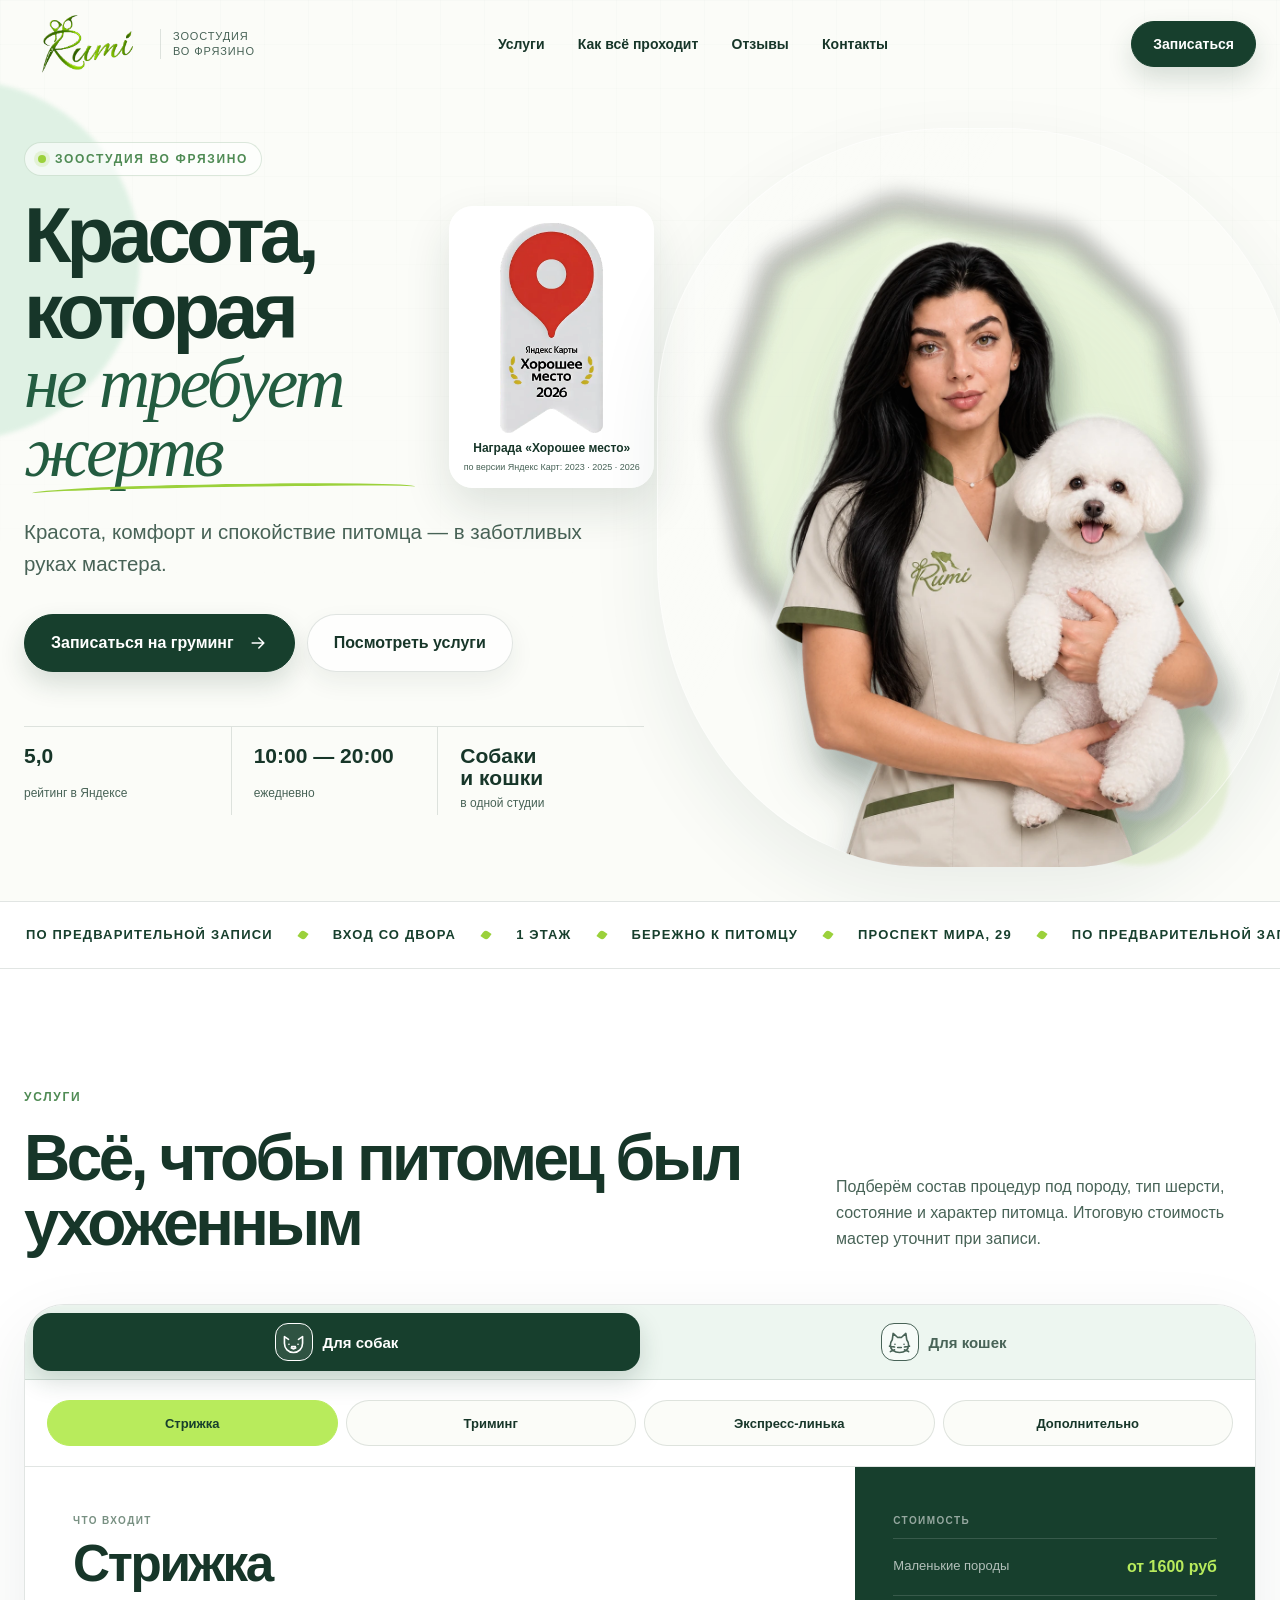
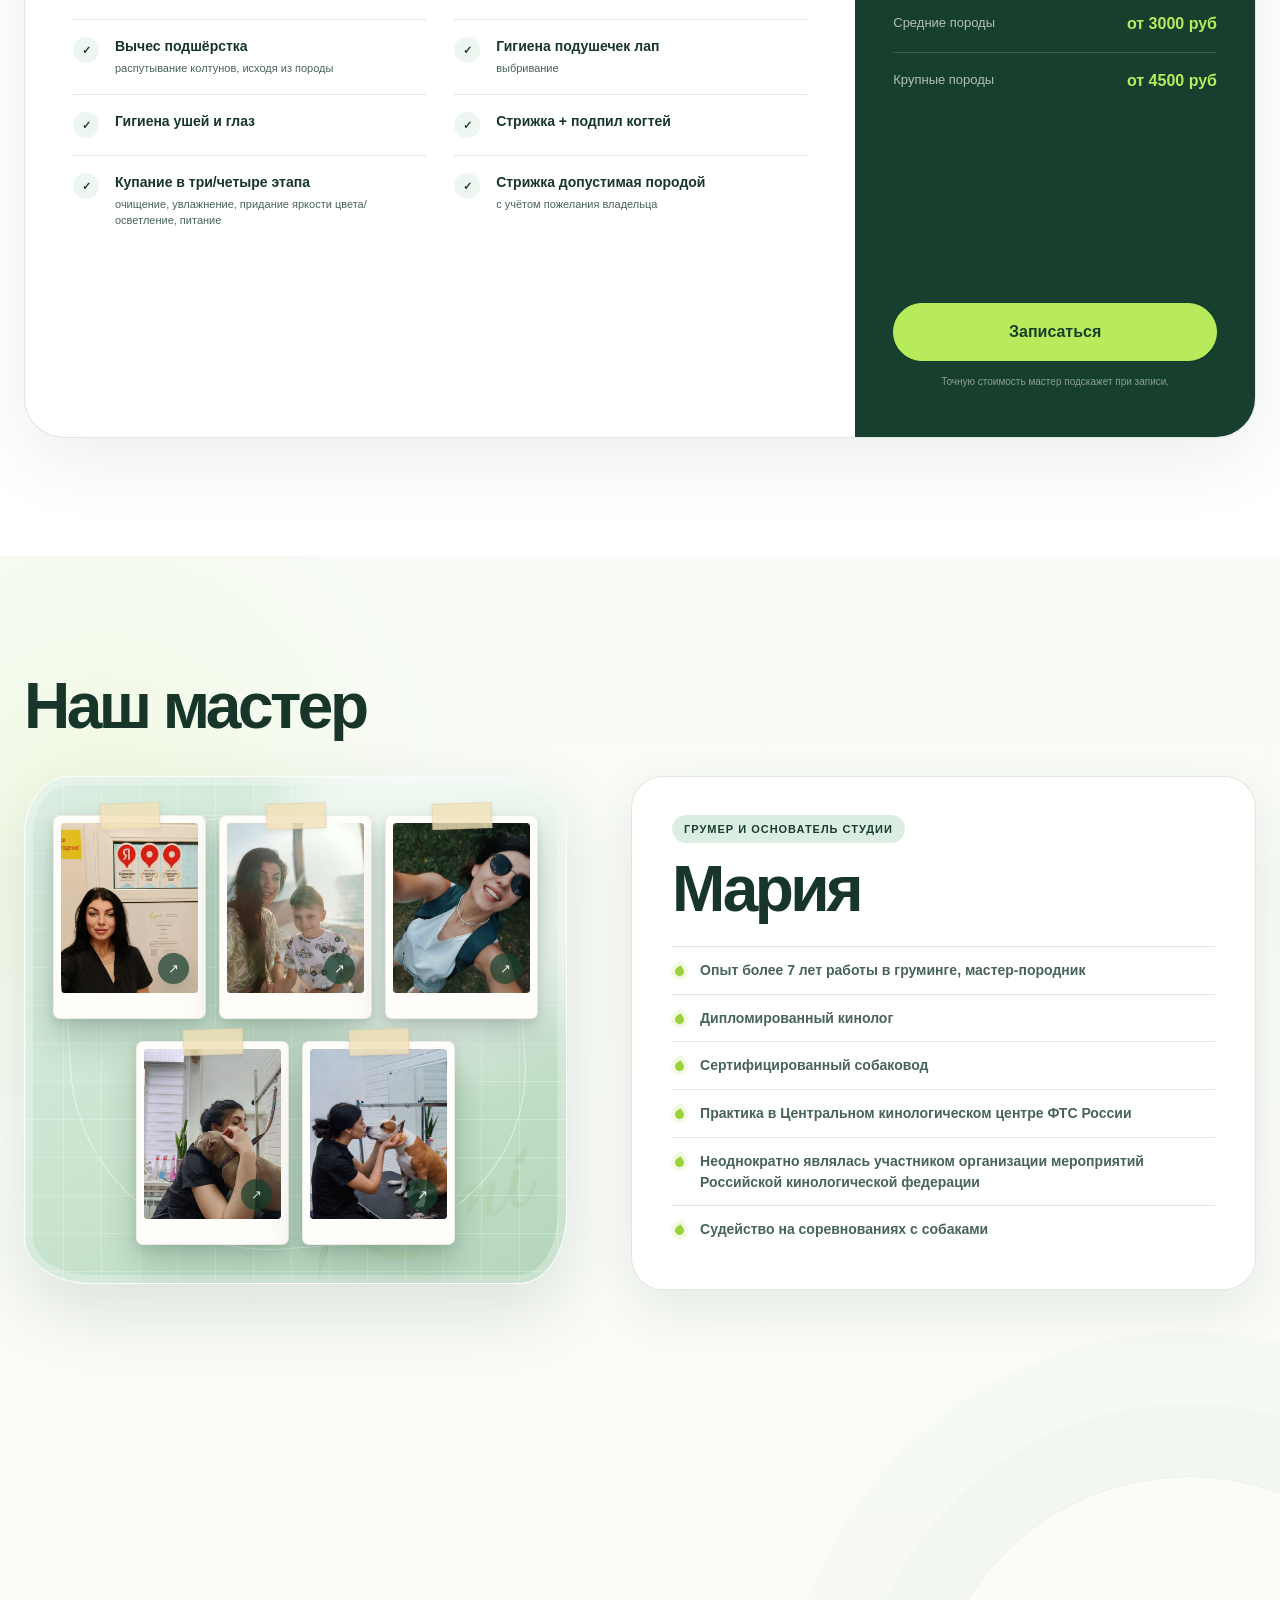
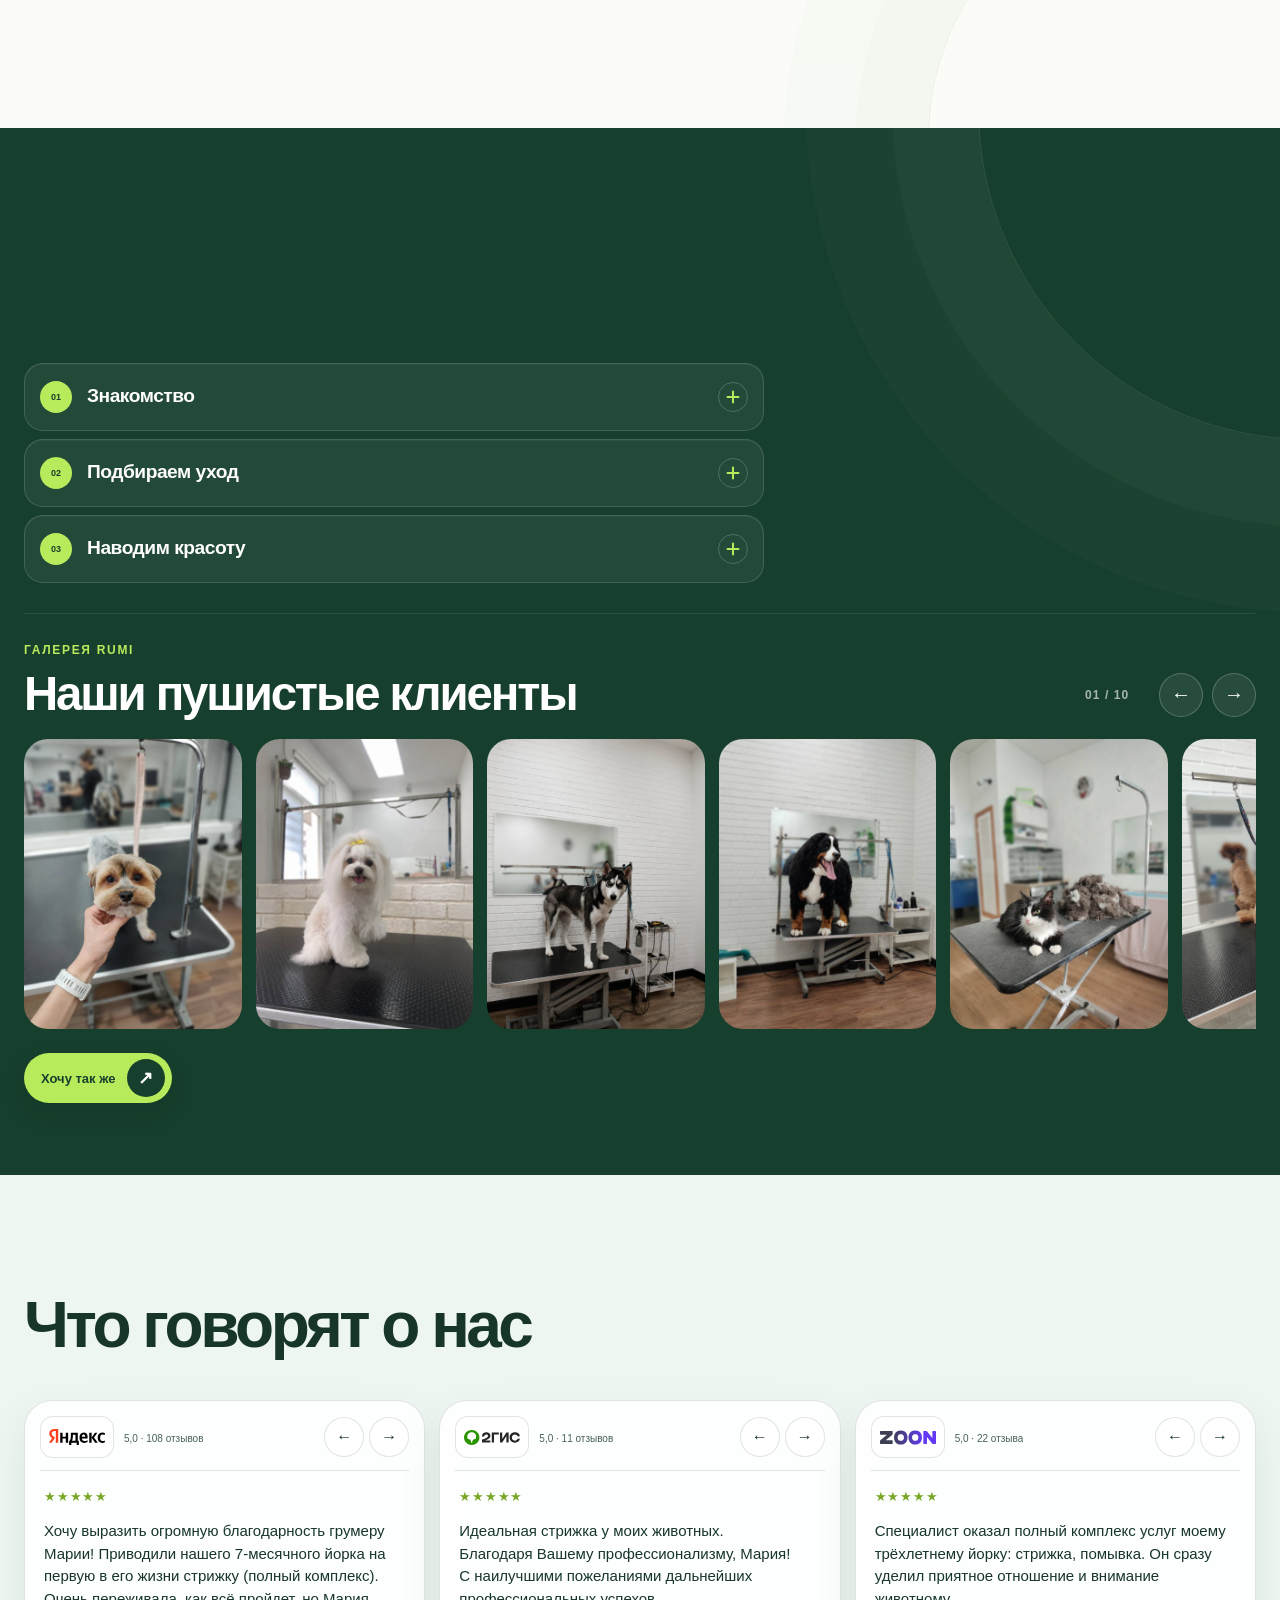
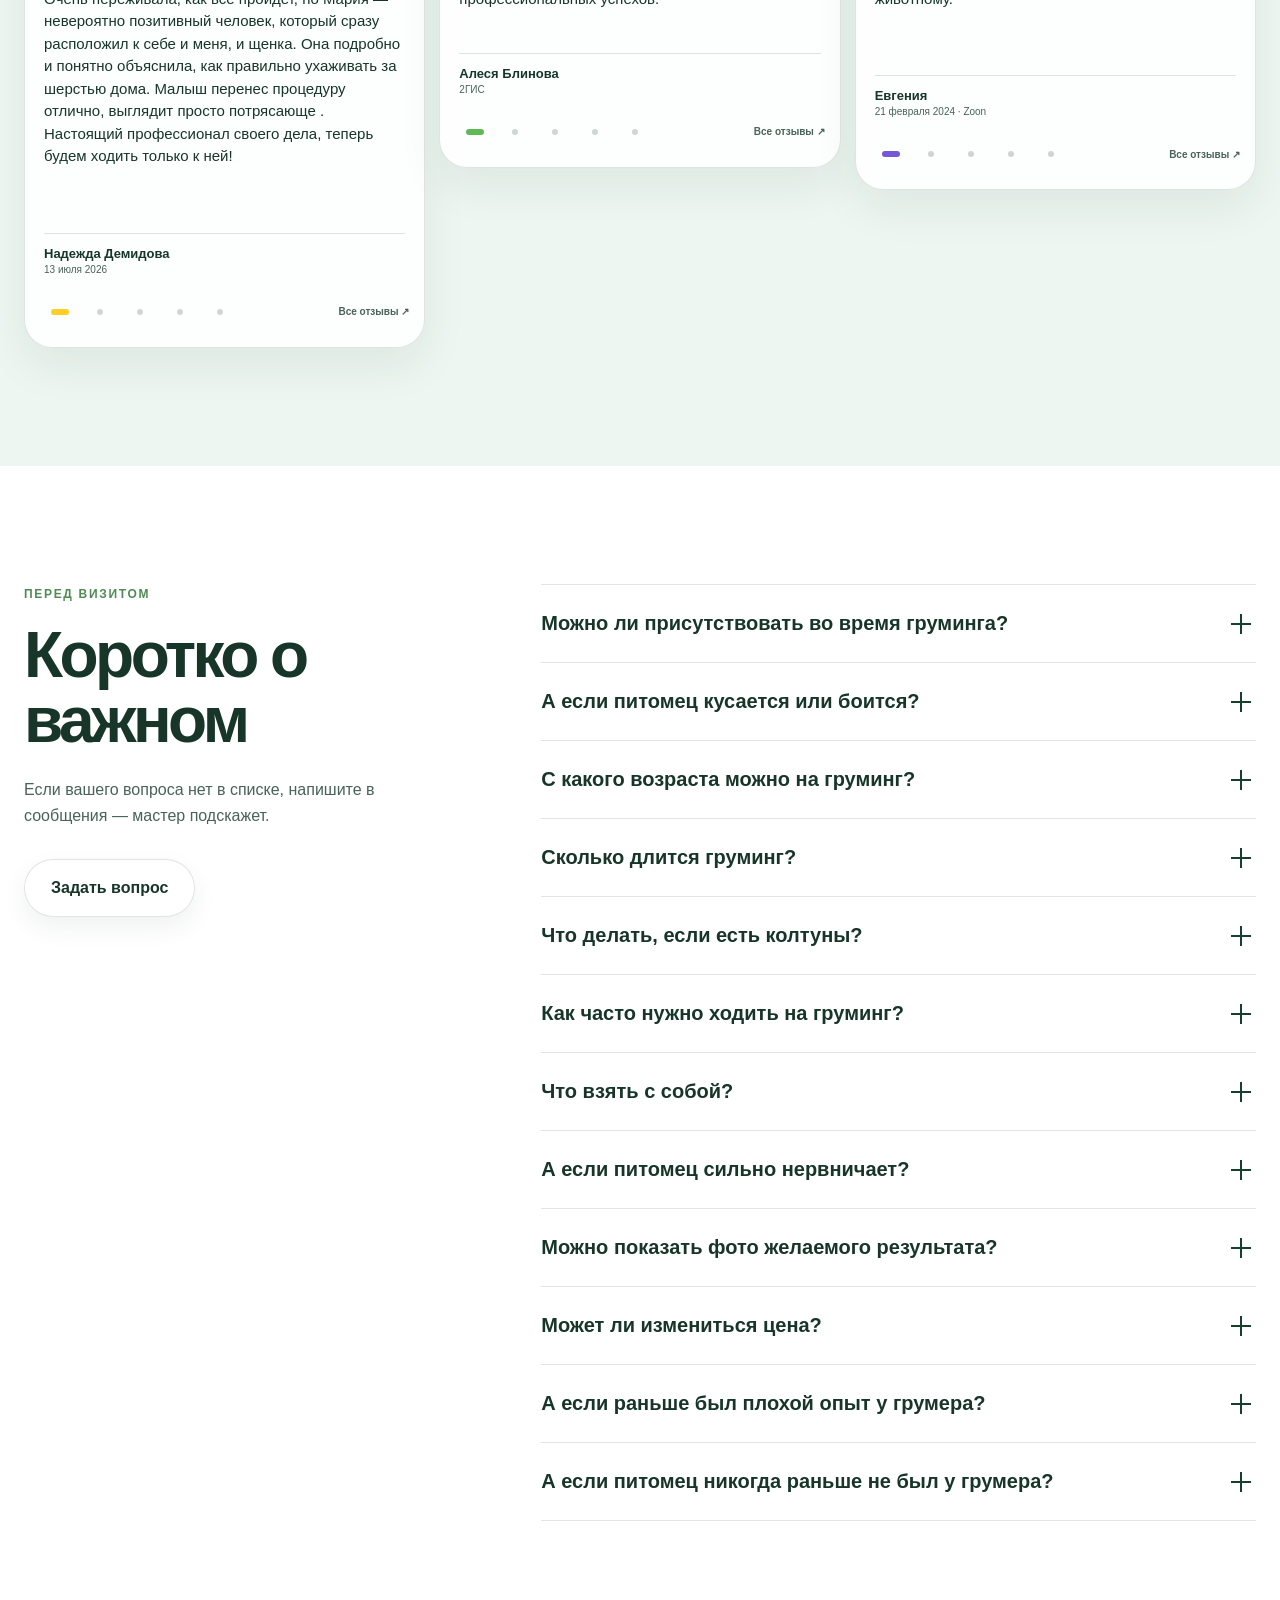
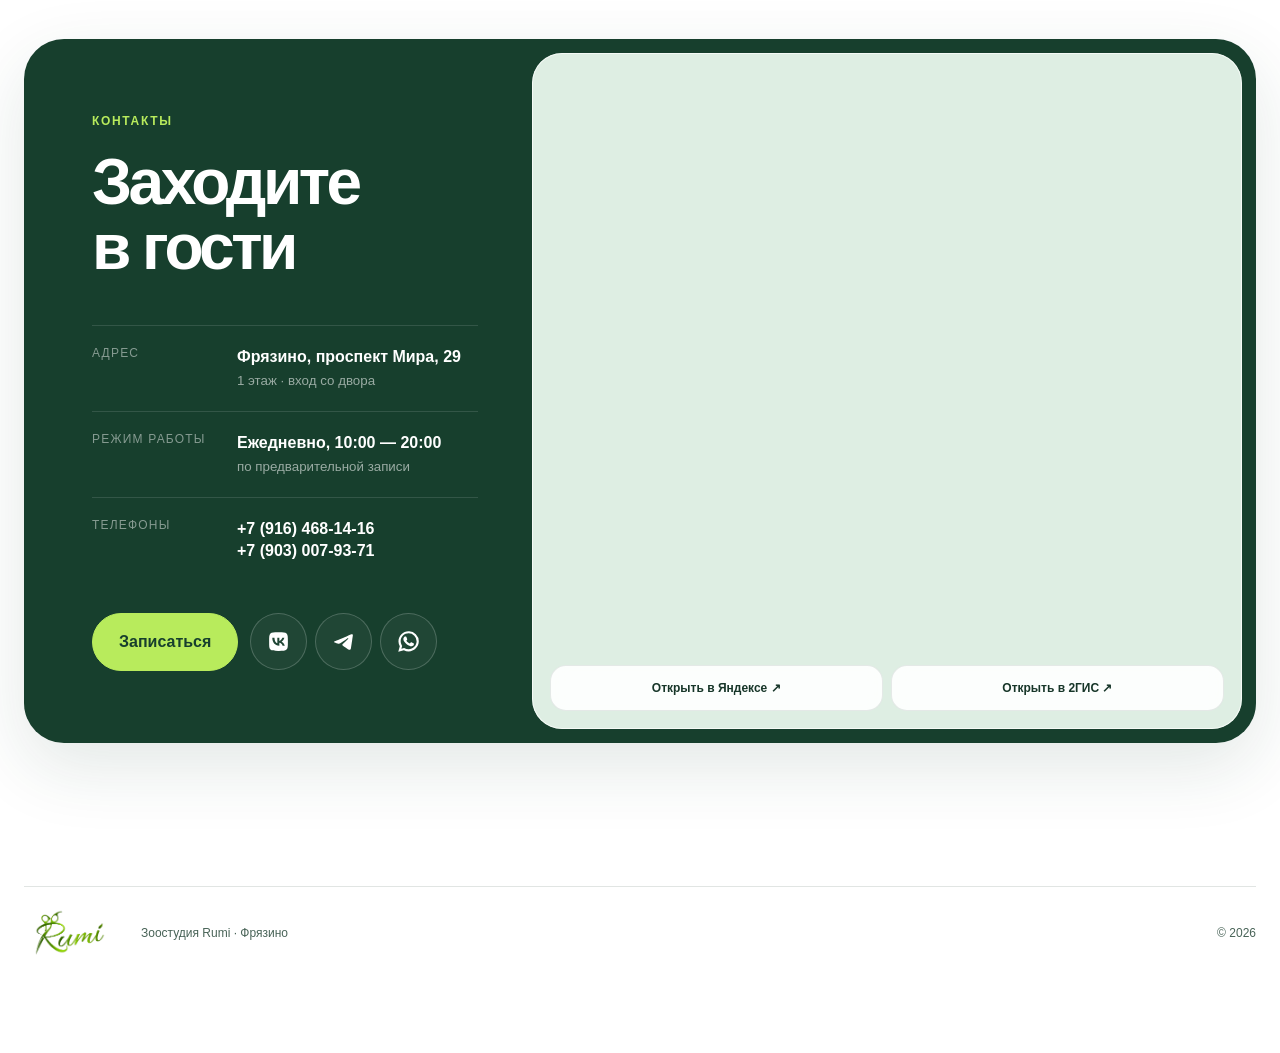
<file: index.html>
<!doctype html>
<html lang="ru">
<head>
  <meta charset="utf-8">
  <meta name="viewport" content="width=device-width, initial-scale=1">
  <meta name="theme-color" content="#173f2d">
  <meta name="description" content="Rumi — зоостудия и груминг для собак и кошек во Фрязино. Проспект Мира, 29. Ежедневно с 10:00 до 20:00, по предварительной записи.">
  <title>Rumi — груминг с заботой во Фрязино</title>
  <link rel="stylesheet" href="styles.css?v=20260826-4">
</head>
<body>
  <a class="skip-link" href="#main">К содержанию</a>
  <svg class="icon-sprite" aria-hidden="true" focusable="false">
    <symbol id="icon-telegram" viewBox="0 0 24 24"><path fill="currentColor" d="M4.104 11.533s7.96-3.293 10.721-4.453a441 441 0 0 1 4.648-1.948s1.657-.649 1.519.928c-.046.65-.414 2.922-.783 5.38-.552 3.478-1.15 7.281-1.15 7.281s-.092 1.067-.874 1.252-2.071-.649-2.301-.834c-.184-.14-3.451-2.227-4.648-3.247-.322-.278-.69-.835.046-1.484a176 176 0 0 0 4.832-4.638c.552-.556 1.104-1.855-1.196-.278-3.268 2.272-6.489 4.406-6.489 4.406s-.736.464-2.117.046c-1.38-.417-2.99-.974-2.99-.974s-1.105-.695.782-1.437"/></symbol>
    <symbol id="icon-whatsapp" viewBox="0 0 24 24"><path fill="currentColor" d="M9.234 7.221c.017 0 .193-.017.343.052.169.079.297.242.403.497.1.237.27.648.42 1.013.154.372.282.679.307.728a.67.67 0 0 1 .02.625c-.074.15-.129.282-.272.447-.1.115-.255.315-.367.425a1 1 0 0 0-.068.073.2.2 0 0 0-.025.037l-.001.014a.2.2 0 0 0 .026.065l.162.26c.22.337.604.871 1.112 1.322.876.78 1.598 1.01 1.858 1.139.102.05.146.053.16.051.003 0 .023 0 .067-.052l.002-.002c.138-.156.583-.68.732-.901.104-.157.238-.26.414-.28a.7.7 0 0 1 .216.016l.18.055h.005c.122.046.481.217.824.382.349.168.7.34.82.4.104.052.222.105.303.149a.63.63 0 0 1 .251.22.6.6 0 0 1 .065.242 2 2 0 0 1-.005.292c-.019.22-.071.496-.176.791l-.001.002c-.128.354-.472.654-.802.864-.335.215-.718.376-.99.416h-.002c-.428.062-.982.092-1.6-.104-.35-.11-.8-.258-1.376-.507-2.452-1.056-4.043-3.502-4.15-3.646-.06-.081-.313-.415-.55-.879-.236-.46-.468-1.072-.468-1.709 0-1.265.672-1.896.893-2.134.271-.293.594-.372.808-.372.154 0 .318 0 .462.01"/><path fill="currentColor" fill-rule="evenodd" d="M12.62 2.136a9.7 9.7 0 0 1 6.401 2.832 9.62 9.62 0 0 1 2.854 6.86l-.013.499c-.266 5.117-4.531 9.2-9.728 9.2h-.005a9.8 9.8 0 0 1-4.57-1.136L2.21 21.788l.11-.4 1.322-4.809a9.7 9.7 0 0 1-1.244-4.44l-.005-.32c.005-5.344 4.371-9.696 9.74-9.696zm-.481 2.061c-4.225 0-7.661 3.419-7.661 7.622a7.57 7.57 0 0 0 1.03 3.824l.14.23.001.001.187.3.055.088-.027.1-.688 2.505 2.588-.675.098-.026.085.052.286.171a7.66 7.66 0 0 0 3.9 1.065c4.22 0 7.656-3.423 7.66-7.63a7.57 7.57 0 0 0-2.239-5.392 7.64 7.64 0 0 0-5.415-2.235" clip-rule="evenodd"/></symbol>
    <symbol id="icon-vk" viewBox="0 0 24 24"><path fill="currentColor" fill-rule="evenodd" d="M4.265 4.265C3 5.531 3 7.567 3 11.64v.72c0 4.073 0 6.11 1.265 7.375C5.531 21 7.567 21 11.64 21h.72c4.073 0 6.11 0 7.375-1.265C21 18.469 21 16.433 21 12.36v-.72c0-4.073 0-6.11-1.265-7.375C18.469 3 16.433 3 12.36 3h-.72C7.567 3 5.53 3 4.265 4.265m1.773 4.21c.097 4.68 2.437 7.493 6.54 7.493h.232V13.29c1.508.15 2.647 1.253 3.105 2.678h2.13c-.585-2.13-2.123-3.308-3.083-3.758.96-.555 2.31-1.905 2.633-3.735H15.66c-.42 1.485-1.665 2.835-2.85 2.963V8.474h-1.935v5.19c-1.2-.3-2.715-1.755-2.782-5.19z" clip-rule="evenodd"/></symbol>
  </svg>

  <header class="site-header" id="top">
    <div class="container header-inner">
      <a class="brand" href="#top" aria-label="Rumi — на главную">
        <img src="assets/logo-rumi.webp" alt="Rumi" width="160" height="88">
        <span class="brand-note">зоостудия<br>во Фрязино</span>
      </a>

      <nav class="desktop-nav" aria-label="Основная навигация">
        <a href="#services">Услуги</a>
        <a href="#care">Как всё проходит</a>
        <a href="#reviews">Отзывы</a>
        <a href="#contacts">Контакты</a>
      </nav>

      <button class="button button-small header-cta" type="button" data-booking>Записаться</button>
      <button class="menu-button" type="button" aria-label="Открыть меню" aria-expanded="false" aria-controls="mobile-menu">
        <span></span><span></span>
      </button>
    </div>

    <div class="mobile-menu" id="mobile-menu" aria-hidden="true">
      <nav aria-label="Мобильная навигация">
        <a href="#services">Услуги</a>
        <a href="#care">Как всё проходит</a>
        <a href="#reviews">Отзывы</a>
        <a href="#contacts">Контакты</a>
      </nav>
      <div class="mobile-menu-contact">
        <span>Ежедневно · 10:00 — 20:00</span>
        <a href="tel:+79164681416">+7 (916) 468-14-16</a>
      </div>
    </div>
  </header>

  <main id="main">
    <section class="hero">
      <div class="hero-orb hero-orb-one" aria-hidden="true"></div>
      <div class="hero-orb hero-orb-two" aria-hidden="true"></div>
      <div class="container hero-grid">
        <div class="hero-copy reveal">
          <div class="eyebrow">
            <span class="eyebrow-dot"></span>
            Зоостудия во Фрязино
          </div>
          <div class="hero-title-row">
            <h1>Красота, которая <span>не требует жертв</span></h1>
            <div class="hero-award">
              <img class="award-badge" src="assets/yandex-good-place-2026-cropped.webp" alt="Награда Яндекс Карт «Хорошее место 2026»">
              <span><strong>Награда «Хорошее место»</strong><small>по версии Яндекс Карт: 2023 · 2025 · 2026</small></span>
            </div>
          </div>
          <p class="hero-lead">Красота, комфорт и спокойствие питомца — в заботливых руках мастера.</p>
          <div class="hero-actions">
            <button class="button" type="button" data-booking>
              Записаться на груминг
              <svg aria-hidden="true" viewBox="0 0 24 24"><path d="M5 12h14M13 6l6 6-6 6"/></svg>
            </button>
            <a class="button button-secondary" href="#services">Посмотреть услуги</a>
          </div>
          <div class="hero-facts" aria-label="Краткая информация">
            <div class="fact">
              <strong>5,0</strong>
              <span>рейтинг в Яндексе</span>
            </div>
            <div class="fact">
              <strong>10:00 — 20:00</strong>
              <span>ежедневно</span>
            </div>
            <div class="fact">
              <strong>Собаки<br>и кошки</strong>
              <span>в одной студии</span>
            </div>
          </div>
        </div>

        <div class="hero-visual reveal">
          <div class="hero-25d" role="img" aria-label="Девушка-грумер с белой собакой">
            <img class="hero-25d-layer hero-25d-glow" src="assets/hero-25d/03-background-glow.webp" alt="" aria-hidden="true" decoding="async">
            <img class="hero-25d-layer hero-25d-shape" src="assets/hero-25d/04-background-organic-shape.webp" alt="" aria-hidden="true" decoding="async">
            <img class="hero-25d-layer hero-25d-shadow" src="assets/hero-25d/02-masha-billy-shadow.webp" alt="" aria-hidden="true" decoding="async">
            <img class="hero-25d-layer hero-25d-rim" src="assets/hero-25d/01-masha-billy-main.webp" alt="" aria-hidden="true" decoding="async">
            <img class="hero-25d-layer hero-25d-main" src="assets/hero-25d/01-masha-billy-main.webp" alt="" aria-hidden="true" decoding="async" fetchpriority="high">
            <img class="hero-25d-layer hero-25d-leaves" src="assets/hero-25d/05-foreground-leaves.webp" alt="" aria-hidden="true" decoding="async">
          </div>
        </div>
      </div>
    </section>

    <div class="trust-line" aria-label="Особенности студии">
      <div class="trust-track">
        <span>по предварительной записи</span><i></i>
        <span>вход со двора</span><i></i>
        <span>1 этаж</span><i></i>
        <span>бережно к питомцу</span><i></i>
        <span>проспект Мира, 29</span><i></i>
        <span aria-hidden="true">по предварительной записи</span><i aria-hidden="true"></i>
        <span aria-hidden="true">вход со двора</span><i aria-hidden="true"></i>
      </div>
    </div>

    <section class="section services" id="services">
      <div class="container">
        <div class="section-heading reveal">
          <div>
            <span class="kicker">Услуги</span>
            <h2>Всё, чтобы питомец был ухоженным</h2>
          </div>
          <p>Подберём состав процедур под породу, тип шерсти, состояние и характер питомца. Итоговую стоимость мастер уточнит при записи.</p>
        </div>

        <div class="services-catalog reveal" data-services>
          <div class="service-pet-tabs" role="tablist" aria-label="Выберите питомца">
            <button class="service-pet-tab is-active" type="button" role="tab" aria-selected="true" data-pet="dogs">
              <span class="pet-icon" aria-hidden="true">
                <svg viewBox="0 0 32 32" focusable="false"><path d="M10.5 12.5 6 9.5v7.2c0 6 4.2 10.3 10 10.3s10-4.3 10-10.3V9.5l-4.5 3M11 18h.01M21 18h.01M13.5 22c1.5 1.2 3.5 1.2 5 0M14 20.5h4"/></svg>
              </span>
              Для собак
            </button>
            <button class="service-pet-tab" type="button" role="tab" aria-selected="false" data-pet="cats">
              <span class="pet-icon" aria-hidden="true">
                <svg viewBox="0 0 32 32" focusable="false"><path d="m8 13 1-7 5 4.5a12 12 0 0 1 4 0L23 6l1 7a9.7 9.7 0 0 1 2 6c0 5.1-4.5 8-10 8S6 24.1 6 19a9.7 9.7 0 0 1 2-6ZM11 18h.01M21 18h.01M14 21.5h4M10.5 21 5 20M21.5 21l5.5-1M10.5 24 6 26M21.5 24l4.5 2"/></svg>
              </span>
              Для кошек
            </button>
          </div>

          <div class="service-type-tabs" role="tablist" aria-label="Выберите услугу для собаки" data-dog-tabs>
            <button class="service-type-tab is-active" type="button" role="tab" aria-selected="true" data-service="haircut">Стрижка</button>
            <button class="service-type-tab" type="button" role="tab" aria-selected="false" data-service="trimming">Триминг</button>
            <button class="service-type-tab" type="button" role="tab" aria-selected="false" data-service="shedding">Экспресс-линька</button>
            <button class="service-type-tab" type="button" role="tab" aria-selected="false" data-service="extra">Дополнительно</button>
          </div>

          <div class="service-catalog-body" role="tabpanel" aria-live="polite">
            <div class="service-list-column">
              <span class="service-content-label">Что входит</span>
              <h3 data-service-title>Стрижка</h3>
              <ul class="service-procedure-list" data-service-list>
                <li><i aria-hidden="true">✓</i><div><strong>Вычес подшёрстка</strong><small>распутывание колтунов, исходя из породы</small></div></li>
                <li><i aria-hidden="true">✓</i><div><strong>Гигиена подушечек лап</strong><small>выбривание</small></div></li>
                <li><i aria-hidden="true">✓</i><div><strong>Гигиена ушей и глаз</strong></div></li>
                <li><i aria-hidden="true">✓</i><div><strong>Стрижка + подпил когтей</strong></div></li>
                <li><i aria-hidden="true">✓</i><div><strong>Купание в три/четыре этапа</strong><small>очищение, увлажнение, придание яркости цвета/осветление, питание</small></div></li>
                <li><i aria-hidden="true">✓</i><div><strong>Стрижка допустимая породой</strong><small>с учётом пожелания владельца</small></div></li>
              </ul>
            </div>

            <aside class="service-price-column" data-service-price-section>
              <span class="service-content-label">Стоимость</span>
              <div class="service-price-list" data-service-prices>
                <div><span>Маленькие породы</span><strong>от 1600 руб</strong></div>
                <div><span>Средние породы</span><strong>от 3000 руб</strong></div>
                <div><span>Крупные породы</span><strong>от 4500 руб</strong></div>
              </div>
              <button class="button button-lime service-booking" type="button" data-booking>Записаться</button>
              <small>Точную стоимость мастер подскажет при записи.</small>
            </aside>

            <aside class="service-booking-only" data-service-booking-only hidden>
              <span>Нужна консультация?</span>
              <strong>Мастер подскажет стоимость с учётом породы и состояния шерсти.</strong>
              <button class="button button-lime" type="button" data-booking>Уточнить стоимость</button>
            </aside>
          </div>
        </div>
      </div>
    </section>

    <section class="section master-section" id="master">
      <div class="container">
        <div class="master-heading reveal">
          <h2>Наш мастер</h2>
        </div>

        <div class="master-layout">
          <div class="master-collage reveal" aria-label="Фотографии Марии">
            <div class="master-collage-glow" aria-hidden="true"></div>
            <img class="master-collage-logo" src="assets/logo-rumi.webp" alt="" aria-hidden="true" loading="lazy" decoding="async">
            <figure class="master-photo master-photo-one"><button class="master-photo-open" type="button" data-photo-src="assets/master/maria-01.jpg" aria-label="Открыть фотографию"><img src="assets/master/maria-01.jpg" width="960" height="1280" loading="lazy" alt="Мария в студии Rumi"><span class="master-photo-zoom" aria-hidden="true">↗</span></button></figure>
            <figure class="master-photo master-photo-two"><button class="master-photo-open" type="button" data-photo-src="assets/master/maria-02.jpg" aria-label="Открыть фотографию"><img src="assets/master/maria-02.jpg" width="960" height="1280" loading="lazy" alt="Мария"><span class="master-photo-zoom" aria-hidden="true">↗</span></button></figure>
            <figure class="master-photo master-photo-three"><button class="master-photo-open" type="button" data-photo-src="assets/master/maria-03.jpg" aria-label="Открыть фотографию"><img src="assets/master/maria-03.jpg" width="835" height="1280" loading="lazy" alt="Мария на прогулке"><span class="master-photo-zoom" aria-hidden="true">↗</span></button></figure>
            <figure class="master-photo master-photo-four"><button class="master-photo-open" type="button" data-photo-src="assets/master/maria-04.jpg" aria-label="Открыть фотографию"><img src="assets/master/maria-04.jpg" width="960" height="1280" loading="lazy" alt="Мария с питомцем в студии Rumi"><span class="master-photo-zoom" aria-hidden="true">↗</span></button></figure>
            <figure class="master-photo master-photo-five"><button class="master-photo-open" type="button" data-photo-src="assets/master/maria-05.jpg" aria-label="Открыть фотографию"><img src="assets/master/maria-05.jpg" width="840" height="1280" loading="lazy" alt="Мария с собакой после груминга"><span class="master-photo-zoom" aria-hidden="true">↗</span></button></figure>
          </div>

          <div class="master-content">
            <article class="master-profile-card reveal">
              <span class="master-role">Грумер и основатель студии</span>
              <h3>Мария</h3>
              <ul class="master-facts">
                <li>Опыт более 7 лет работы в груминге, мастер-породник</li>
                <li>Дипломированный кинолог</li>
                <li>Сертифицированный собаковод</li>
                <li>Практика в Центральном кинологическом центре ФТС России</li>
                <li>Неоднократно являлась участником организации мероприятий Российской кинологической федерации</li>
                <li>Судейство на соревнованиях с собаками</li>
              </ul>
            </article>

            <blockquote class="master-quote reveal">
              <span aria-hidden="true">“</span>
              <p>Любовь к животным в груминге важна не меньше, чем умение красиво стричь.</p>
              <p>Хороший мастер чувствует питомца, замечает, когда он волнуется, когда устал и когда ему нужно немного времени и заботы.</p>
              <p>Сначала важно заслужить доверие и создать ощущение спокойствия и безопасности — и только потом наводить красоту.</p>
              <footer>
                <img src="assets/master/maria-avatar.jpg" width="96" height="96" loading="lazy" alt="Мария">
                <span>Мария</span>
              </footer>
            </blockquote>
          </div>
        </div>
      </div>
    </section>

    <section class="section care-section" id="care">
      <div class="container">
        <div class="care-grid">
          <div class="care-heading reveal">
            <h2>Как всё проходит</h2>
            <p>Без спешки.<br>В темпе питомца.</p>
          </div>

          <div class="care-steps reveal" aria-label="Этапы груминга">
            <details class="care-step">
              <summary><span>01</span><strong>Знакомство</strong><i aria-hidden="true"></i></summary>
              <p>Каждому питомцу нужно своё время, чтобы привыкнуть. Поэтому сначала знакомимся, общаемся и стараемся расположить его к себе — без спешки и лишнего стресса.</p>
            </details>
            <details class="care-step">
              <summary><span>02</span><strong>Подбираем уход</strong><i aria-hidden="true"></i></summary>
              <p>Подбираем уход индивидуально: учитываем шерсть, кожу, породу, состояние питомца и ваши пожелания. Только то, что действительно ему подходит.</p>
            </details>
            <details class="care-step">
              <summary><span>03</span><strong>Наводим красоту</strong><i aria-hidden="true"></i></summary>
              <p>Наводим красоту без спешки и лишнего стресса. Следим за настроением питомца и всегда делаем паузу, если ему нужно немного отдохнуть.</p>
            </details>
          </div>
        </div>

        <div class="client-gallery reveal" data-client-gallery>
          <div class="client-gallery-head">
            <div>
              <span class="kicker kicker-light">Галерея Rumi</span>
              <h2>Наши пушистые клиенты</h2>
            </div>
            <div class="client-gallery-actions">
              <span class="client-gallery-position" data-client-position aria-live="polite">01 / 10</span>
              <button type="button" class="client-arrow" data-client-prev aria-label="Предыдущая фотография">←</button>
              <button type="button" class="client-arrow" data-client-next aria-label="Следующая фотография">→</button>
            </div>
          </div>
          <div class="client-carousel-viewport" data-client-viewport tabindex="0" aria-label="Фотографии клиентов Rumi">
            <div class="client-carousel-track">
              <figure class="client-slide"><img src="assets/clients/client-01.jpg" width="960" height="1280" loading="lazy" draggable="false" alt="Питомец после груминга в Rumi, фотография 1"></figure>
              <figure class="client-slide"><img src="assets/clients/client-02.jpg" width="960" height="1280" loading="lazy" draggable="false" alt="Питомец после груминга в Rumi, фотография 2"></figure>
              <figure class="client-slide"><img src="assets/clients/client-03.jpg" width="960" height="1280" loading="lazy" draggable="false" alt="Питомец после груминга в Rumi, фотография 3"></figure>
              <figure class="client-slide"><img src="assets/clients/client-04.jpg" width="960" height="1280" loading="lazy" draggable="false" alt="Питомец после груминга в Rumi, фотография 4"></figure>
              <figure class="client-slide"><img src="assets/clients/client-05.jpg" width="960" height="1280" loading="lazy" draggable="false" alt="Питомец после груминга в Rumi, фотография 5"></figure>
              <figure class="client-slide"><img src="assets/clients/client-06.jpg" width="960" height="1280" loading="lazy" draggable="false" alt="Питомец после груминга в Rumi, фотография 6"></figure>
              <figure class="client-slide"><img src="assets/clients/client-07.jpg" width="960" height="1280" loading="lazy" draggable="false" alt="Питомец после груминга в Rumi, фотография 7"></figure>
              <figure class="client-slide"><img src="assets/clients/client-08.jpg" width="960" height="1280" loading="lazy" draggable="false" alt="Питомец после груминга в Rumi, фотография 8"></figure>
              <figure class="client-slide"><img src="assets/clients/client-09.jpg" width="960" height="1280" loading="lazy" draggable="false" alt="Питомец после груминга в Rumi, фотография 9"></figure>
              <figure class="client-slide"><img src="assets/clients/client-10.jpg" width="960" height="1280" loading="lazy" draggable="false" alt="Питомец после груминга в Rumi, фотография 10"></figure>
            </div>
          </div>
          <button class="client-gallery-cta" type="button" data-booking>
            <span>Хочу так же</span><i aria-hidden="true">↗</i>
          </button>
        </div>
      </div>
    </section>

    <section class="section reviews" id="reviews">
      <div class="container">
        <div class="reviews-top reveal">
          <h2>Что говорят о нас</h2>
        </div>

        <div class="review-carousels">
          <section class="review-carousel platform-yandex reveal" aria-label="Отзывы в Яндексе" data-review-carousel>
            <header class="carousel-head">
              <div><span class="platform-mark"><img src="assets/logo-yandex.svg" alt="Яндекс"></span><span><small>5,0 · 108 отзывов</small></span></div>
              <div class="carousel-arrows">
                <button type="button" aria-label="Предыдущий отзыв" data-carousel-prev>←</button>
                <button type="button" aria-label="Следующий отзыв" data-carousel-next>→</button>
              </div>
            </header>
            <div class="review-viewport" data-carousel-viewport tabindex="0">
              <div class="review-track">
                <article class="review-slide"><span class="stars">★★★★★</span><p>Хочу выразить огромную благодарность грумеру Марии! Приводили нашего 7-месячного йорка на первую в его жизни стрижку (полный комплекс). Очень переживала, как всё пройдет, но Мария — невероятно позитивный человек, который сразу расположил к себе и меня, и щенка. Она подробно и понятно объяснила, как правильно ухаживать за шерстью дома. Малыш перенес процедуру отлично, выглядит просто потрясающе . Настоящий профессионал своего дела, теперь будем ходить только к ней!</p><footer><strong>Надежда Демидова</strong><small>13 июля 2026</small></footer></article>
                <article class="review-slide"><span class="stars">★★★★★</span><p>Нашла мастера Марию на Яндекс услугах. Решила записаться. Мое впечатление:<br><br>1) Мария очень вежливая и учитывает все пожелания.<br>2) Можно привести сразу 2-х собак, работают девочки очень быстро (за 2 часа все сделали)<br>3) Очень довольна результатом, так же мне мастера сообщили, что мои собачки после прошлого грумера стали всего бояться.<br><br>Спасибо огромное мастерам Rumi за честность и профессионализм! Теперь только к вам)</p><footer><strong>A</strong><small>30 сентября 2025</small></footer></article>
                <article class="review-slide"><span class="stars">★★★★★</span><p>Первый раз были в салоне, честно говоря, я в восторге от профессионализма девочек. Если из другого салона мы ушли с нестриженной головой, так как мой Йорк кусался , и три дня отходил от грумера. А здесь с правильным подходом, очень опытного специалиста, мы вышли красивыми и жизнерадостными. Теперь только к вам! Спасибо большое, вам!</p><footer><strong>Инкогнито 4844</strong><small>23 июля 2026</small></footer></article>
                <article class="review-slide"><span class="stars">★★★★★</span><p>Спасибо девочкам за моего красавца.<br>Мой Мейн-кун с характером, девочки нашли подход к коту и привели в порядок.<br>Кот стал красивый, пушистый, очень мягкий на ощупь и вкусно пахнет.<br>Хорошее место рекомендую</p><footer><strong>Елена</strong><small>25 апреля 2026</small></footer></article>
                <article class="review-slide"><span class="stars">★★★★★</span><p>Отдавали песика на стрижку, очень довольны. Отдавали первый раз. Песику четыре месяца, очень переживали, потому что он оправдывает своё имя Винтик (по паспорту Винстон) Но Мария нас заверила,что всё будет хорошо. Так и вышло. Она профессионал своего дела. Мы были очень довольны стрижкой. В следующий раз пойдём только к ним. Всем кто работает в этом салоне,большая благодарность. Успехов вам и процветания в вашем деле. С уважением Юлия и Геннадий 👍👍👍 Всем рекомендуем.</p><footer><strong>Геннадий Усанов</strong><small>25 апреля 2025</small></footer></article>
              </div>
            </div>
            <footer class="carousel-foot"><div class="carousel-dots" data-carousel-dots></div><a href="https://yandex.ru/maps/org/rumi/231681462829/reviews/" target="_blank" rel="noopener">Все отзывы ↗</a></footer>
          </section>

          <section class="review-carousel platform-2gis reveal" aria-label="Отзывы в 2ГИС" data-review-carousel>
            <header class="carousel-head">
              <div><span class="platform-mark"><img src="assets/logo-2gis.svg" alt="2ГИС"></span><span><small>5,0 · 11 отзывов</small></span></div>
              <div class="carousel-arrows">
                <button type="button" aria-label="Предыдущий отзыв" data-carousel-prev>←</button>
                <button type="button" aria-label="Следующий отзыв" data-carousel-next>→</button>
              </div>
            </header>
            <div class="review-viewport" data-carousel-viewport tabindex="0">
              <div class="review-track">
                <article class="review-slide"><span class="stars">★★★★★</span><p>Идеальная стрижка у моих животных.<br>Благодаря Вашему профессионализму, Мария!<br>С наилучшими пожеланиями дальнейших профессиональных успехов.</p><footer><strong>Алеся Блинова</strong><small>2ГИС</small></footer></article>
                <article class="review-slide"><span class="stars">★★★★★</span><p>Пишу отзыв от имени родителей. Они долгое время доверяют своего пекинеса только им. Тут к животным относятся с большим вниманием и любовью. Вычесывание и обработка ногтей на Ура!!!</p><footer><strong>Просто_Юля</strong><small>2ГИС</small></footer></article>
                <article class="review-slide"><span class="stars">★★★★★</span><p>Собаку шпица хорошо подстригли. Хотелось бы отметить хорошее обращение с питомцем: так как он может быть агрессивным, на него не кричали, не ругали и не били, все делали аккуратно.</p><footer><strong>Люся</strong><small>2ГИС</small></footer></article>
                <article class="review-slide"><span class="stars">★★★★★</span><p>Я довольна отношением специалиста к собаке. Он отлично с ней контактировал, мытьё и стрижка шпица были выполнены хорошо. Всё прошло на высшем уровне, мы довольны.</p><footer><strong>Карина</strong><small>2ГИС</small></footer></article>
                <article class="review-slide"><span class="stars">★★★★★</span><p>Все хорошо было. Обращаю внимание на подход мастера к работе, он подошел вполне профессионально. Делали питомцу комплекс услуг.</p><footer><strong>Дана</strong><small>2ГИС</small></footer></article>
              </div>
            </div>
            <footer class="carousel-foot"><div class="carousel-dots" data-carousel-dots></div><a href="https://2gis.ru/fryazino/firm/70000001079925656/tab/reviews" target="_blank" rel="noopener">Все отзывы ↗</a></footer>
          </section>

          <section class="review-carousel platform-zoon reveal" aria-label="Отзывы на Zoon" data-review-carousel>
            <header class="carousel-head">
              <div><span class="platform-mark"><img src="assets/logo-zoon.svg" alt="Zoon"></span><span><small>5,0 · 22 отзыва</small></span></div>
              <div class="carousel-arrows">
                <button type="button" aria-label="Предыдущий отзыв" data-carousel-prev>←</button>
                <button type="button" aria-label="Следующий отзыв" data-carousel-next>→</button>
              </div>
            </header>
            <div class="review-viewport" data-carousel-viewport tabindex="0">
              <div class="review-track">
                <article class="review-slide"><span class="stars">★★★★★</span><p>Специалист оказал полный комплекс услуг моему трёхлетнему йорку: стрижка, помывка. Он сразу уделил приятное отношение и внимание животному.</p><footer><strong>Евгения</strong><small>21 февраля 2024 · Zoon</small></footer></article>
                <article class="review-slide"><span class="stars">★★★★★</span><p>Приходили в студию вычесывать кота. В зоостудии мне понравилось отношение к питомцу и качество работы. Мастер отлично относился и к животному, и к хозяину, и особенно к своей работе. Кот во время процедуры чувствовал себя хорошо, для него были созданы все условия.</p><footer><strong>Юлия</strong><small>7 февраля 2024 · Zoon</small></footer></article>
                <article class="review-slide"><span class="stars">★★★★★</span><p>Я довольна отношением специалиста к собаке. Он отлично с ней контактировал, мытьё и стрижка шпица были выполнены хорошо. Всё прошло на высшем уровне, мы довольны.</p><footer><strong>Карина</strong><small>7 февраля 2024 · Zoon</small></footer></article>
                <article class="review-slide"><span class="stars">★★★★★</span><p>Собаку шпица хорошо подстригли. Хотелось бы отметить хорошее обращение с питомцем: так как он может быть агрессивным, на него не кричали, не ругали и не били, все делали аккуратно.</p><footer><strong>Анна</strong><small>7 февраля 2024 · Zoon</small></footer></article>
                <article class="review-slide"><span class="stars">★★★★★</span><p>Я приходила с померанским шпицем. Специалист вежливая, быстро помыла, подстригла когти и выполнила стрижку питомца. Позвонила вовремя, всё понравилось.</p><footer><strong>Ирина</strong><small>6 февраля 2024 · Zoon</small></footer></article>
              </div>
            </div>
            <footer class="carousel-foot"><div class="carousel-dots" data-carousel-dots></div><a href="https://zoon.ru/msk/vet/zoostudiya_rumi_vo_fryazino/reviews/" target="_blank" rel="noopener">Все отзывы ↗</a></footer>
          </section>
        </div>
      </div>
    </section>

    <section class="section faq-section">
      <div class="container faq-grid">
        <div class="faq-heading reveal">
          <span class="kicker">Перед визитом</span>
          <h2>Коротко о важном</h2>
          <p>Если вашего вопроса нет в списке, напишите в сообщения — мастер подскажет.</p>
          <button class="button button-secondary" type="button" data-booking>Задать вопрос</button>
        </div>
        <div class="faq-list reveal">
          <details>
            <summary>Можно ли присутствовать во время груминга?<span></span></summary>
            <p>Обычно без хозяина питомцы ведут себя спокойнее и меньше отвлекаются. Если присутствие необходимо, это можно обсудить заранее.</p>
          </details>
          <details>
            <summary>А если питомец кусается или боится?<span></span></summary>
            <p>Просто предупредите нас перед записью. Мы спокойно знакомимся с питомцем, даём ему привыкнуть и не проводим процедуру любой ценой.</p>
          </details>
          <details>
            <summary>С какого возраста можно на груминг?<span></span></summary>
            <p>Обычно после необходимых прививок и карантина. Чем раньше питомец спокойно познакомится с грумингом, тем легче ему будет в дальнейшем.</p>
          </details>
          <details>
            <summary>Сколько длится груминг?<span></span></summary>
            <p>В среднем 1,5-3 часа. Точное время зависит от размера питомца, типа и состояния шерсти, а также выбранных процедур.</p>
          </details>
          <details>
            <summary>Что делать, если есть колтуны?<span></span></summary>
            <p>Мастер оценит состояние шерсти и подберёт наиболее комфортный способ. Если потребуется изменить план процедуры, сначала согласуем это с вами.</p>
          </details>
          <details>
            <summary>Как часто нужно ходить на груминг?<span></span></summary>
            <p>Это зависит от типа шерсти, породы и домашнего ухода. После процедуры мастер подскажет оптимальный интервал именно для вашего питомца.</p>
          </details>
          <details>
            <summary>Что взять с собой?<span></span></summary>
            <p>Обычно ничего специального не требуется. Главное заранее рассказать об аллергиях, особенностях здоровья или поведения питомца.</p>
          </details>
          <details>
            <summary>А если питомец сильно нервничает?<span></span></summary>
            <p>Это нормально. Мы даём время освоиться, при необходимости делаем паузы и стараемся провести процедуру максимально спокойно.</p>
          </details>
          <details>
            <summary>Можно показать фото желаемого результата?<span></span></summary>
            <p>Конечно. Покажите пример мастеру, и он заранее скажет, насколько такой результат возможен с учётом шерсти и особенностей вашего питомца.</p>
          </details>
          <details>
            <summary>Может ли измениться цена?<span></span></summary>
            <p>Да, например из-за сильных колтунов или дополнительных процедур. Но любые изменения стоимости сначала согласовываются с вами.</p>
          </details>
          <details>
            <summary>А если раньше был плохой опыт у грумера?<span></span></summary>
            <p>Обязательно расскажите об этом. Мы учтём прошлый опыт и будем особенно внимательно знакомить питомца с процедурой.</p>
          </details>
          <details>
            <summary>А если питомец никогда раньше не был у грумера?<span></span></summary>
            <p>Ничего страшного. Первый визит можно провести максимально спокойно, чтобы питомец постепенно привык к мастеру и процедурам.</p>
          </details>
        </div>
      </div>
    </section>

    <section class="section contacts" id="contacts">
      <div class="container contacts-card reveal">
        <div class="contacts-copy">
          <span class="kicker kicker-light">Контакты</span>
          <h2>Заходите<br>в гости</h2>
          <div class="contact-row">
            <span>Адрес</span>
            <strong>Фрязино, проспект Мира, 29<br><small>1 этаж · вход со двора</small></strong>
          </div>
          <div class="contact-row">
            <span>Режим работы</span>
            <strong>Ежедневно, 10:00 — 20:00<br><small>по предварительной записи</small></strong>
          </div>
          <div class="contact-row">
            <span>Телефоны</span>
            <strong><a href="tel:+79164681416">+7 (916) 468-14-16</a><br><a href="tel:+79030079371">+7 (903) 007-93-71</a></strong>
          </div>
          <div class="contact-actions">
            <button class="button button-lime" type="button" data-booking>Записаться</button>
            <div class="contact-socials" aria-label="Rumi в социальных сетях">
              <a class="circle-link circle-link-vk" href="https://vk.ru/studiorumi" target="_blank" rel="noopener" aria-label="Rumi ВКонтакте"><svg aria-hidden="true"><use href="#icon-vk"/></svg></a>
              <a class="circle-link circle-link-telegram" href="https://t.me/studiorumi" target="_blank" rel="noopener" aria-label="Rumi в Telegram"><svg aria-hidden="true"><use href="#icon-telegram"/></svg></a>
              <a class="circle-link circle-link-whatsapp" href="https://wa.me/79030079371" target="_blank" rel="noopener" aria-label="Rumi в WhatsApp"><svg aria-hidden="true"><use href="#icon-whatsapp"/></svg></a>
            </div>
          </div>
        </div>

        <div class="map-visual map-embed" aria-label="Интерактивная карта с расположением Rumi">
          <iframe src="https://www.openstreetmap.org/export/embed.html?bbox=38.053730%2C55.951274%2C38.073730%2C55.963274&amp;layer=mapnik&amp;marker=55.957274%2C38.063730" title="Карта проезда к Rumi, проспект Мира, 29" loading="lazy" allowfullscreen></iframe>
          <div class="map-buttons">
            <a href="https://yandex.ru/navi/org/rumi/231681462829" target="_blank" rel="noopener">Открыть в Яндексе ↗</a>
            <a href="https://2gis.ru/fryazino/firm/70000001079925656" target="_blank" rel="noopener">Открыть в 2ГИС ↗</a>
          </div>
        </div>
      </div>
    </section>
  </main>

  <footer class="site-footer">
    <div class="container footer-inner">
      <a class="brand footer-brand" href="#top" aria-label="Rumi — наверх">
        <img src="assets/logo-rumi.webp" alt="Rumi" width="160" height="88" loading="lazy" decoding="async">
      </a>
      <p>Зоостудия Rumi · Фрязино</p>
      <p>© <span id="year"></span></p>
    </div>
  </footer>

  <div class="mobile-sticky">
    <button class="button" type="button" data-booking>Записаться</button>
  </div>

  <div class="modal" id="booking-modal" role="dialog" aria-modal="true" aria-labelledby="modal-title" aria-hidden="true">
    <div class="modal-backdrop" data-modal-close></div>
    <div class="modal-panel" role="document">
      <button class="modal-close" type="button" aria-label="Закрыть" data-modal-close>×</button>
      <span class="kicker">Запись</span>
      <h2 id="modal-title">Выберите удобный способ</h2>
      <p>Расскажите мастеру о питомце: порода, возраст, состояние шерсти и какой результат вы хотите.</p>
      <div class="booking-options">
        <a class="booking-option booking-option-main" href="tel:+79164681416"><span>Позвонить</span><strong>+7 (916) 468-14-16</strong></a>
        <a class="booking-option booking-option-social" href="https://t.me/studiorumi" target="_blank" rel="noopener"><span class="booking-platform"><i><svg aria-hidden="true"><use href="#icon-telegram"/></svg></i><b>Telegram</b></span><strong>Написать ↗</strong></a>
        <a class="booking-option booking-option-social" href="https://wa.me/79030079371" target="_blank" rel="noopener"><span class="booking-platform"><i><svg aria-hidden="true"><use href="#icon-whatsapp"/></svg></i><b>WhatsApp</b></span><strong>Написать ↗</strong></a>
        <a class="booking-option booking-option-social" href="https://vk.ru/studiorumi" target="_blank" rel="noopener"><span class="booking-platform"><i><svg aria-hidden="true"><use href="#icon-vk"/></svg></i><b>ВКонтакте</b></span><strong>Написать ↗</strong></a>
      </div>
      <small class="modal-note">Студия работает ежедневно с 10:00 до 20:00, по предварительной записи.</small>
    </div>
  </div>

  <div class="photo-lightbox" id="photo-lightbox" role="dialog" aria-modal="true" aria-label="Просмотр фотографии" aria-hidden="true">
    <div class="photo-lightbox-backdrop" data-photo-close></div>
    <div class="photo-lightbox-dialog" role="document">
      <button class="photo-lightbox-close" type="button" aria-label="Закрыть фотографию" data-photo-close>×</button>
      <img alt="" data-photo-lightbox-image>
    </div>
  </div>

  <script src="script.js?v=20260826-3"></script>
</body>
</html>
</file>
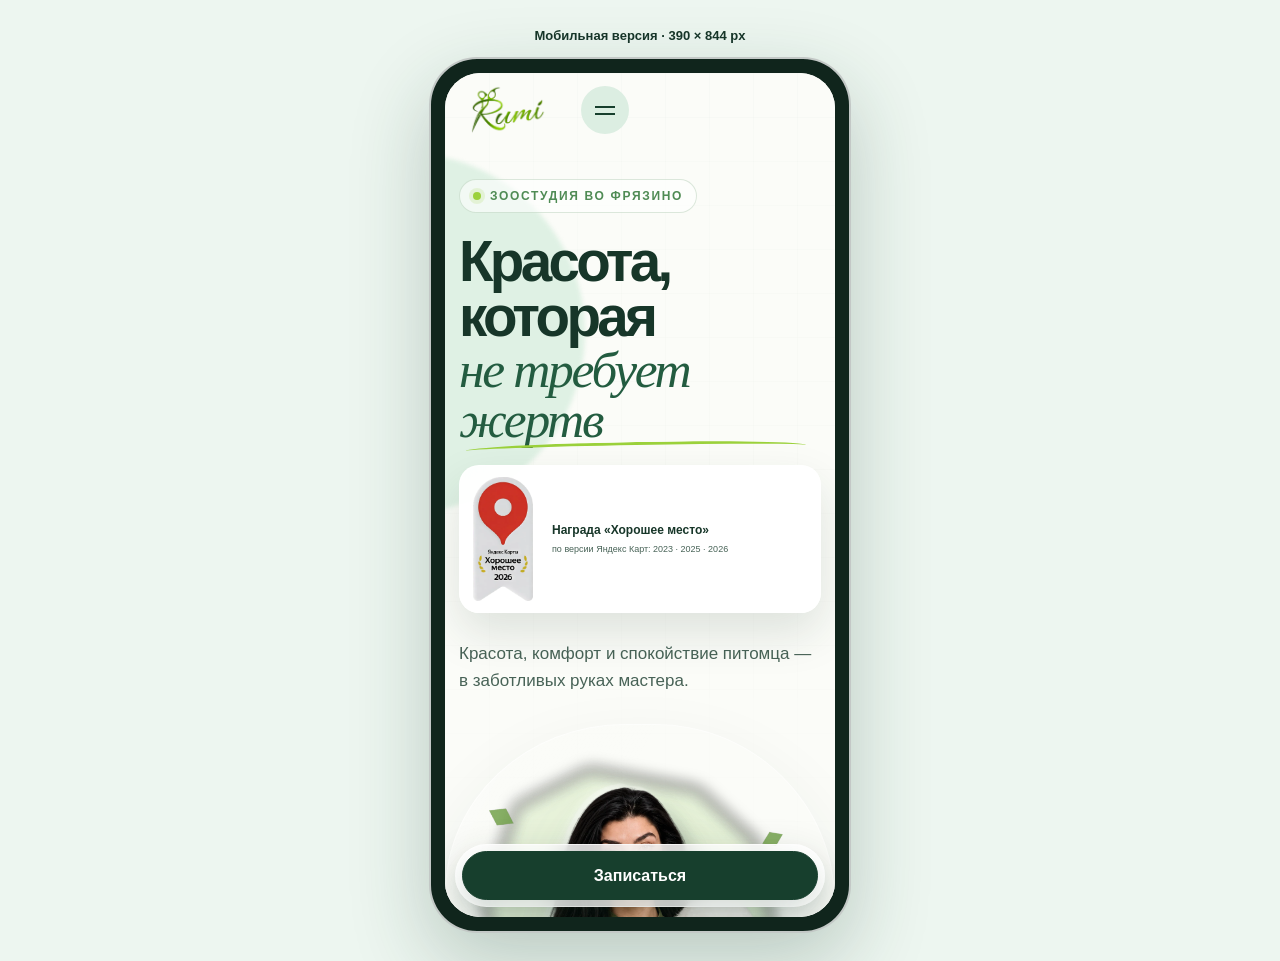
<file: mobile-preview.html>
<!doctype html>
<html lang="ru">
<head>
  <meta charset="utf-8">
  <meta name="viewport" content="width=device-width, initial-scale=1">
  <title>Rumi — мобильный предпросмотр</title>
  <style>
    * { box-sizing: border-box; }
    body {
      display: grid;
      min-height: 100vh;
      margin: 0;
      padding: 28px;
      place-items: center;
      color: #173629;
      background: #edf6f0;
      font-family: "Segoe UI", Arial, sans-serif;
    }
    .preview { display: grid; justify-items: center; gap: 14px; }
    .preview p { margin: 0; font-size: 13px; font-weight: 700; }
    .phone {
      width: 422px;
      padding: 14px;
      border: 2px solid rgba(255,255,255,.75);
      border-radius: 48px;
      background: #10251c;
      box-shadow: 0 30px 80px rgba(23,63,45,.24);
    }
    iframe {
      display: block;
      width: 390px;
      height: 844px;
      border: 0;
      border-radius: 35px;
      background: white;
    }
    @media (max-width: 480px) {
      body { display: block; padding: 0; }
      .preview p { display: none; }
      .phone { width: 100%; padding: 0; border: 0; border-radius: 0; box-shadow: none; }
      iframe { width: 100%; height: 100vh; border-radius: 0; }
    }
  </style>
</head>
<body>
  <main class="preview">
    <p>Мобильная версия · 390 × 844 px</p>
    <div class="phone">
      <iframe src="index.html?viewport=mobile&amp;v=20260826-static-hero" title="Мобильная версия сайта Rumi"></iframe>
    </div>
  </main>
</body>
</html>
</file>
<file: styles.css>
:root {
  --ink: #173629;
  --ink-soft: #486357;
  --forest: #173f2d;
  --forest-2: #235c40;
  --leaf: #4f8b54;
  --lime: #9bd13b;
  --lime-bright: #b8eb5c;
  --mint: #dceee2;
  --mint-2: #edf6f0;
  --cream: #fbfcf8;
  --paper: #ffffff;
  --line: rgba(23, 54, 41, .13);
  --shadow: 0 24px 70px rgba(24, 66, 46, .12);
  --radius-lg: 40px;
  --radius-md: 28px;
  --radius-sm: 18px;
  --container: 1240px;
}

* { box-sizing: border-box; }
html { scroll-behavior: smooth; scroll-padding-top: 96px; }
body {
  margin: 0;
  min-width: 320px;
  overflow-x: hidden;
  color: var(--ink);
  background: var(--cream);
  font-family: "Segoe UI Variable", "Segoe UI", Arial, sans-serif;
  -webkit-font-smoothing: antialiased;
}
body.menu-open,
body.modal-open,
body.lightbox-open { overflow: hidden; }
button, a { -webkit-tap-highlight-color: transparent; }
button { font: inherit; }
a { color: inherit; text-decoration: none; }
img { display: block; max-width: 100%; }
p, h1, h2, h3 { margin-top: 0; }
.container { width: min(calc(100% - 48px), var(--container)); margin: 0 auto; }
.skip-link { position: fixed; top: 8px; left: 8px; z-index: 1000; transform: translateY(-150%); padding: 10px 16px; border-radius: 10px; background: white; }
.skip-link:focus { transform: none; }
.icon-sprite { position: absolute; width: 0; height: 0; overflow: hidden; }

.site-header {
  position: fixed;
  z-index: 100;
  top: 0;
  left: 0;
  width: 100%;
  border-bottom: 1px solid transparent;
  transition: background .25s ease, border-color .25s ease, box-shadow .25s ease;
}
.site-header.scrolled { background: rgba(251, 252, 248, .9); border-color: var(--line); box-shadow: 0 10px 32px rgba(23, 54, 41, .06); backdrop-filter: blur(18px); }
.header-inner { display: flex; align-items: center; min-height: 88px; gap: 24px; }
.brand { display: inline-flex; align-items: center; flex: 0 0 auto; }
.brand img { width: 128px; height: 64px; object-fit: contain; }
.brand-note { margin-left: 8px; padding-left: 12px; border-left: 1px solid var(--line); color: var(--ink-soft); font-size: 11px; line-height: 1.35; text-transform: uppercase; letter-spacing: .08em; }
.desktop-nav { display: flex; align-items: center; justify-content: center; gap: clamp(20px, 2.6vw, 38px); margin: 0 auto; }
.desktop-nav a { position: relative; font-size: 14px; font-weight: 650; }
.desktop-nav a::after { content: ""; position: absolute; right: 0; bottom: -8px; left: 0; height: 2px; transform: scaleX(0); background: var(--lime); transition: transform .2s ease; }
.desktop-nav a:hover::after { transform: scaleX(1); }

.button {
  display: inline-flex;
  align-items: center;
  justify-content: center;
  min-height: 58px;
  padding: 0 26px;
  border: 1px solid var(--forest);
  border-radius: 999px;
  color: white;
  background: var(--forest);
  box-shadow: 0 12px 26px rgba(23, 63, 45, .16);
  font-weight: 750;
  cursor: pointer;
  transition: transform .2s ease, box-shadow .2s ease, background .2s ease;
}
.button:hover { transform: translateY(-2px); background: var(--forest-2); box-shadow: 0 16px 34px rgba(23, 63, 45, .2); }
.button svg { width: 20px; margin-left: 14px; fill: none; stroke: currentColor; stroke-linecap: round; stroke-linejoin: round; stroke-width: 1.8; }
.button-small { min-height: 46px; padding: 0 21px; font-size: 14px; }
.button-secondary { color: var(--ink); background: rgba(255,255,255,.68); border-color: var(--line); box-shadow: 0 10px 24px rgba(23,54,41,.07); }
.button-secondary:hover { background: white; }
.button-lime { color: var(--forest); background: var(--lime-bright); border-color: var(--lime-bright); box-shadow: none; }
.button-lime:hover { background: #c9f778; }
.menu-button { display: none; width: 48px; height: 48px; padding: 0; border: 0; border-radius: 50%; background: var(--mint); cursor: pointer; }
.menu-button span { display: block; width: 20px; height: 2px; margin: 5px auto; background: var(--forest); transition: transform .2s ease; }
.menu-button[aria-expanded="true"] span:first-child { transform: translateY(3.5px) rotate(45deg); }
.menu-button[aria-expanded="true"] span:last-child { transform: translateY(-3.5px) rotate(-45deg); }
.mobile-menu { display: none; }

.hero { position: relative; min-height: 790px; padding: 142px 0 48px; overflow: hidden; }
.hero::after { content: ""; position: absolute; z-index: -2; inset: 0; opacity: .44; background-image: linear-gradient(rgba(40,95,65,.04) 1px, transparent 1px), linear-gradient(90deg, rgba(40,95,65,.04) 1px, transparent 1px); background-size: 44px 44px; mask-image: linear-gradient(to bottom, black, transparent 80%); }
.hero-orb { position: absolute; z-index: -1; border-radius: 50%; filter: blur(2px); }
.hero-orb-one { width: 360px; height: 360px; top: 80px; left: -220px; background: #dff1e4; }
.hero-orb-two { width: 180px; height: 180px; right: 4%; bottom: 4%; border: 44px solid rgba(155,209,59,.14); }
.hero-grid { display: grid; grid-template-columns: 1.04fr .96fr; align-items: center; gap: 20px; }
.hero-copy { position: relative; z-index: 2; padding-bottom: 38px; }
.eyebrow, .kicker { display: inline-flex; align-items: center; gap: 9px; margin-bottom: 22px; color: var(--leaf); font-size: 12px; font-weight: 800; text-transform: uppercase; letter-spacing: .14em; }
.eyebrow { padding: 9px 13px; border: 1px solid rgba(79,139,84,.2); border-radius: 99px; background: rgba(255,255,255,.58); }
.eyebrow-dot { width: 8px; height: 8px; border-radius: 50%; background: var(--lime); box-shadow: 0 0 0 4px rgba(155,209,59,.17); }
h1 { max-width: 700px; margin-bottom: 28px; font-size: clamp(54px, 6.1vw, 89px); font-weight: 780; line-height: .97; letter-spacing: -.065em; }
h1 span { position: relative; display: inline-block; color: var(--forest-2); font-family: Georgia, serif; font-size: .91em; font-style: italic; font-weight: 500; letter-spacing: -.045em; }
h1 span::after { content: ""; position: absolute; right: 4%; bottom: -9px; left: 2%; height: 9px; border-radius: 50%; border-top: 3px solid var(--lime); transform: rotate(-1deg); }
.hero-title-row { display: grid; grid-template-columns: minmax(0, 1fr) 205px; align-items: end; gap: 18px; margin-bottom: 28px; }
.hero-title-row h1 { margin-bottom: 0; }
.hero-award { display: grid; justify-items: center; align-self: end; gap: 8px; padding: 16px 13px 14px; border: 1px solid rgba(255,255,255,.95); border-radius: 24px; background: rgba(255,255,255,.94); box-shadow: 0 20px 46px rgba(23,54,41,.13); backdrop-filter: blur(12px); text-align: center; }
.hero-award span, .hero-award strong, .hero-award small { display: block; }
.hero-award strong { font-size: 12px; line-height: 1.25; }
.hero-award small { margin-top: 5px; color: var(--ink-soft); font-size: 9px; line-height: 1.35; }
.hero-lead { max-width: 570px; margin-bottom: 34px; color: var(--ink-soft); font-size: clamp(18px, 1.6vw, 22px); line-height: 1.55; }
.hero-actions { display: flex; flex-wrap: wrap; gap: 12px; }
.hero-facts { display: grid; grid-template-columns: repeat(3, 1fr); max-width: 620px; margin-top: 54px; border-top: 1px solid var(--line); }
.fact { min-height: 88px; padding: 18px 20px 0 0; }
.fact + .fact { padding-left: 22px; border-left: 1px solid var(--line); }
.fact strong { display: block; min-height: 34px; font-size: 21px; line-height: 1.05; }
.fact span { display: block; margin-top: 7px; color: var(--ink-soft); font-size: 12px; }
.hero-visual { position: relative; align-self: stretch; min-height: 600px; }
.hero-25d { position: absolute; z-index: 2; inset: -2% -7% -2% -3%; overflow: hidden; border-radius: 46% 46% 35% 42% / 38% 40% 43% 42%; isolation: isolate; box-shadow: inset 0 0 0 1px rgba(255,255,255,.5), 0 28px 70px rgba(23,63,45,.08); }
.hero-25d::after { content: ""; position: absolute; z-index: 6; inset: 0; pointer-events: none; background: linear-gradient(118deg, rgba(255,255,255,.2), transparent 34% 78%, rgba(23,63,45,.05)); mix-blend-mode: soft-light; }
.hero-25d-layer { position: absolute; display: block; max-width: none; pointer-events: none; user-select: none; }
.hero-25d-glow, .hero-25d-shape, .hero-25d-leaves { inset: 0; width: 100%; height: 100%; object-fit: fill; }
.hero-25d-glow { z-index: 1; transform: scale(1.018); }
.hero-25d-shape { z-index: 2; transform: scale(1.012); }
.hero-25d-shadow, .hero-25d-rim, .hero-25d-main { right: 9%; bottom: -1%; width: 80%; height: auto; }
.hero-25d-shadow { z-index: 3; opacity: .9; filter: blur(1px); transform: translate(15px, 22px) scale(1.012); }
.hero-25d-rim { z-index: 4; opacity: .28; filter: brightness(0) invert(1) blur(.5px); transform: translate(-4px, -3px) scale(1.014); }
.hero-25d-main { z-index: 5; filter: drop-shadow(0 34px 24px rgba(19,49,35,.2)) drop-shadow(10px 14px 15px rgba(27,74,51,.12)) drop-shadow(-5px -3px 5px rgba(255,255,255,.5)); transform: scale(1.008); }
.hero-25d-leaves { z-index: 7; transform: scale(1.028); }
.visual-backdrop { position: absolute; right: -4%; bottom: 3%; width: 98%; height: 92%; border-radius: 46% 46% 33% 42% / 40% 41% 43% 42%; background: radial-gradient(circle at 62% 18%, #f7fcf8 0 12%, transparent 32%), linear-gradient(145deg, #dfefe3, #bdd9c5 84%); box-shadow: inset 0 0 0 1px rgba(255,255,255,.7), var(--shadow); transform: rotate(2deg); }
.visual-backdrop::after { content: ""; position: absolute; inset: 9% 8%; border: 1px solid rgba(255,255,255,.65); border-radius: inherit; }
.hero-video-shell { position: absolute; z-index: 2; right: -1%; bottom: 0; width: 94%; height: 99%; pointer-events: none; }
.hero-video { display: block; width: 100%; height: 100%; object-fit: contain; object-position: center bottom; opacity: 1; filter: drop-shadow(0 28px 28px rgba(26,63,44,.16)); transition: opacity .72s cubic-bezier(.4, 0, .2, 1); }
.hero-video.is-transitioning { opacity: 0; }
.motion-note { position: absolute; z-index: 7; right: 14px; bottom: 14px; display: flex; align-items: center; gap: 7px; padding: 8px 11px; border-radius: 99px; color: var(--ink); background: rgba(255,255,255,.88); box-shadow: 0 8px 24px rgba(23,54,41,.1); backdrop-filter: blur(8px); font-size: 9px; font-weight: 800; text-transform: uppercase; letter-spacing: .08em; }
.motion-note i { width: 7px; height: 7px; border-radius: 50%; background: var(--lime); box-shadow: 0 0 0 4px rgba(155,209,59,.2); }
.float-card { position: absolute; z-index: 4; display: flex; align-items: center; gap: 11px; padding: 13px 16px; border: 1px solid rgba(255,255,255,.8); border-radius: 18px; background: rgba(255,255,255,.86); box-shadow: 0 18px 40px rgba(23,54,41,.13); backdrop-filter: blur(12px); }
.float-card strong, .float-card small { display: block; white-space: nowrap; }
.float-card strong { font-size: 13px; }
.float-card small { margin-top: 2px; color: var(--ink-soft); font-size: 10px; }
.float-icon { display: grid; place-items: center; width: 35px; height: 35px; border-radius: 50%; color: var(--forest); background: var(--lime-bright); }
.award-badge { width: 104px; height: 210px; object-fit: contain; }
.float-card-rating { top: 10%; right: -2%; padding: 9px 14px 9px 9px; }
.float-card-care { bottom: 13%; left: -3%; }
.pulse { width: 11px; height: 11px; border-radius: 50%; background: var(--leaf); box-shadow: 0 0 0 7px rgba(79,139,84,.13); }
.spark { position: absolute; z-index: 3; color: var(--lime); font-size: 30px; }
.spark-one { top: 14%; left: 6%; }
.spark-two { right: -1%; bottom: 35%; font-size: 20px; }

.trust-line { overflow: hidden; border-top: 1px solid var(--line); border-bottom: 1px solid var(--line); background: white; }
.trust-track { display: flex; align-items: center; width: max-content; min-height: 66px; animation: marquee 28s linear infinite; }
.trust-track span { padding: 0 26px; color: var(--forest); font-size: 13px; font-weight: 750; text-transform: uppercase; letter-spacing: .09em; }
.trust-track i { width: 8px; height: 8px; border-radius: 50% 0 50% 0; background: var(--lime); transform: rotate(35deg); }
@keyframes marquee { to { transform: translateX(-33.333%); } }

.section { padding: 118px 0; }
.section-heading { display: flex; align-items: end; justify-content: space-between; gap: 50px; margin-bottom: 48px; }
.section-heading > div { max-width: 720px; }
.section-heading h2, .care-copy h2, .faq-heading h2, .contacts-copy h2, .modal h2 { margin-bottom: 0; font-size: clamp(40px, 5vw, 68px); line-height: 1.02; letter-spacing: -.055em; }
.section-heading p { max-width: 420px; margin-bottom: 5px; color: var(--ink-soft); font-size: 16px; line-height: 1.6; }
.master-section {
  position: relative;
  overflow: hidden;
  background:
    radial-gradient(circle at 8% 22%, rgba(184,235,92,.13), transparent 23%),
    linear-gradient(180deg, #f8fbf6 0%, var(--cream) 100%);
}
.master-section::after {
  content: "";
  position: absolute;
  z-index: 0;
  right: -170px;
  bottom: -270px;
  width: 520px;
  height: 520px;
  border: 1px solid rgba(79,139,84,.1);
  border-radius: 50%;
  box-shadow: 0 0 0 72px rgba(79,139,84,.025), 0 0 0 144px rgba(79,139,84,.018);
  pointer-events: none;
}
.master-section .container { position: relative; z-index: 1; }
.master-heading { margin-bottom: 38px; }
.master-heading h2 { margin: 0; font-size: clamp(44px, 5vw, 68px); line-height: 1; letter-spacing: -.055em; }
.master-layout { display: grid; grid-template-columns: minmax(420px, .93fr) minmax(0, 1.07fr); align-items: start; gap: clamp(38px, 5vw, 66px); }
.master-collage {
  position: relative;
  display: grid;
  grid-template-columns: repeat(6, minmax(0, 1fr));
  gap: 22px 13px;
  min-height: 0;
  padding: 38px 28px;
  overflow: hidden;
  border: 1px solid rgba(255,255,255,.92);
  border-radius: 46px 72px 48px 68px / 58px 44px 72px 46px;
  background:
    linear-gradient(rgba(255,255,255,.24) 1px, transparent 1px),
    linear-gradient(90deg, rgba(255,255,255,.24) 1px, transparent 1px),
    linear-gradient(145deg, #dceee2 0%, #c7e3cd 56%, #b4d5bc 100%);
  background-size: 38px 38px, 38px 38px, auto;
  box-shadow: inset 0 0 0 8px rgba(255,255,255,.28), 0 28px 70px rgba(23,54,41,.13);
  isolation: isolate;
}
.master-collage::before {
  content: "";
  position: absolute;
  z-index: 0;
  inset: 7% 8%;
  border: 1px solid rgba(255,255,255,.55);
  border-radius: 38% 46% 40% 44%;
  transform: rotate(-4deg);
}
.master-collage-glow { position: absolute; z-index: 0; top: -15%; right: -10%; width: 66%; aspect-ratio: 1; border-radius: 50%; background: rgba(255,255,255,.65); filter: blur(28px); }
.master-collage-logo { position: absolute; z-index: 0; right: 4%; bottom: 2%; width: 45%; opacity: .08; filter: saturate(.7); transform: rotate(-8deg); }
.master-photo {
  position: relative;
  z-index: 2;
  width: 100%;
  aspect-ratio: 3 / 4;
  margin: 0;
  padding: 7px 7px 25px;
  border: 1px solid rgba(23,54,41,.08);
  border-radius: 7px;
  background: #fffdfa;
  box-shadow: 0 18px 34px rgba(23,54,41,.22), 0 4px 10px rgba(23,54,41,.1);
  opacity: 0;
  transition: opacity .75s ease;
}
.master-collage.is-visible .master-photo { opacity: 1; }
.master-photo::before {
  content: "";
  position: absolute;
  z-index: 4;
  top: -13px;
  left: 50%;
  width: 58px;
  height: 24px;
  border: 1px solid rgba(122,102,65,.09);
  background: rgba(242,226,183,.8);
  box-shadow: 0 2px 5px rgba(47,42,31,.08);
  transform: translateX(-50%) rotate(-2deg);
}
.master-photo img { width: 100%; height: 100%; border-radius: 3px; object-fit: cover; }
.master-photo-open { position: relative; z-index: 1; display: block; width: 100%; height: 100%; padding: 0; overflow: hidden; border: 0; border-radius: 3px; background: transparent; cursor: zoom-in; touch-action: manipulation; -webkit-tap-highlight-color: transparent; }
.master-photo-open::after { content: ""; position: absolute; inset: 0; border-radius: inherit; background: linear-gradient(to top, rgba(9,31,20,.2), transparent 38%); opacity: 0; transition: opacity .25s ease; pointer-events: none; }
.master-photo-open img { transition: transform .35s cubic-bezier(.2,.7,.2,1); }
.master-photo-open:hover img, .master-photo-open:focus-visible img { transform: scale(1.025); }
.master-photo-open:hover::after, .master-photo-open:focus-visible::after { opacity: 1; }
.master-photo-open:focus-visible { outline: 3px solid var(--lime); outline-offset: 4px; }
.master-photo-zoom { position: absolute; z-index: 2; right: 9px; bottom: 9px; display: grid; place-items: center; width: 31px; height: 31px; border-radius: 50%; color: white; background: rgba(23,63,45,.88); box-shadow: 0 8px 18px rgba(9,31,20,.2); font-size: 13px; opacity: .82; transition: opacity .25s ease, transform .25s ease; pointer-events: none; }
.master-photo-open:hover .master-photo-zoom, .master-photo-open:focus-visible .master-photo-zoom { opacity: 1; transform: scale(1.06); }
.master-photo-one { grid-column: 1 / span 2; transition-delay: .08s; }
.master-photo-two { grid-column: 3 / span 2; transition-delay: .18s; }
.master-photo-three { grid-column: 5 / span 2; transition-delay: .28s; }
.master-photo-four { grid-column: 2 / span 2; transition-delay: .38s; }
.master-photo-five { grid-column: 4 / span 2; transition-delay: .48s; }
.master-content { display: grid; gap: 20px; }
.master-profile-card, .master-quote { border-radius: 32px; box-shadow: 0 20px 54px rgba(23,54,41,.09); }
.master-profile-card { padding: 38px 40px 36px; border: 1px solid var(--line); background: rgba(255,255,255,.9); }
.master-role { display: inline-flex; margin-bottom: 16px; padding: 8px 12px; border-radius: 999px; color: var(--forest); background: var(--mint); font-size: 11px; font-weight: 850; text-transform: uppercase; letter-spacing: .09em; }
.master-profile-card h3 { margin: 0 0 26px; font-size: clamp(44px, 5vw, 66px); line-height: .95; letter-spacing: -.055em; }
.master-facts { display: grid; gap: 0; margin: 0; padding: 0; list-style: none; }
.master-facts li { position: relative; padding: 13px 0 13px 28px; border-top: 1px solid var(--line); color: var(--ink-soft); font-size: 14px; font-weight: 600; line-height: 1.48; }
.master-facts li::before { content: ""; position: absolute; top: 20px; left: 3px; width: 9px; height: 9px; border-radius: 50% 0 50% 50%; background: var(--lime); box-shadow: 0 0 0 4px rgba(155,209,59,.14); transform: rotate(-35deg); }
.master-quote { position: relative; margin: 0; overflow: hidden; padding: 34px 40px 32px 94px; color: white; background: var(--forest); }
.master-quote::after { content: ""; position: absolute; right: -54px; bottom: -72px; width: 190px; height: 190px; border: 32px solid rgba(184,235,92,.08); border-radius: 50%; }
.master-quote > span { position: absolute; top: 18px; left: 34px; color: var(--lime-bright); font-family: Georgia, serif; font-size: 82px; line-height: 1; }
.master-quote p { position: relative; z-index: 1; margin: 0 0 13px; color: rgba(255,255,255,.84); font-size: 15px; line-height: 1.58; }
.master-quote p:last-of-type { margin-bottom: 20px; }
.master-quote footer { position: relative; z-index: 1; display: flex; align-items: center; gap: 11px; color: var(--lime-bright); font-size: 12px; font-weight: 850; text-transform: uppercase; letter-spacing: .12em; }
.master-quote footer img { width: 46px; height: 46px; border: 2px solid rgba(255,255,255,.9); border-radius: 50%; object-fit: cover; object-position: 50% 28%; box-shadow: 0 8px 20px rgba(0,0,0,.18); }
.master-section .reveal { transform: none; transition: opacity .8s ease; }
.master-section .reveal.is-visible { transform: none; }
.services { background: var(--paper); }
.services-catalog { overflow: hidden; border: 1px solid var(--line); border-radius: var(--radius-lg); background: white; box-shadow: 0 24px 70px rgba(23,54,41,.08); }
.service-pet-tabs { display: grid; grid-template-columns: 1fr 1fr; padding: 8px; border-bottom: 1px solid var(--line); background: var(--mint-2); }
.service-pet-tab { display: flex; align-items: center; justify-content: center; gap: 10px; min-height: 58px; padding: 10px 18px; border: 0; border-radius: 18px; color: var(--ink-soft); background: transparent; font: inherit; font-size: 15px; font-weight: 800; cursor: pointer; transition: color .25s ease, background .25s ease, box-shadow .25s ease; }
.service-pet-tab .pet-icon { display: grid; place-items: center; width: 38px; height: 38px; border: 1px solid currentColor; border-radius: 13px; background: rgba(255,255,255,.48); }
.service-pet-tab .pet-icon svg { width: 29px; height: 29px; overflow: visible; fill: none; stroke: currentColor; stroke-width: 1.8; stroke-linecap: round; stroke-linejoin: round; }
.service-pet-tab.is-active { color: white; background: var(--forest); box-shadow: 0 10px 24px rgba(23,63,45,.18); }
.service-pet-tab.is-active .pet-icon { background: rgba(255,255,255,.1); }
.service-type-tabs { display: grid; grid-template-columns: repeat(4, minmax(0, 1fr)); gap: 8px; padding: 20px 22px; border-bottom: 1px solid var(--line); }
.service-type-tab { min-height: 46px; padding: 9px 12px; border: 1px solid var(--line); border-radius: 99px; color: var(--ink); background: var(--cream); font: inherit; font-size: 13px; font-weight: 800; cursor: pointer; transition: color .2s ease, border-color .2s ease, background .2s ease, transform .2s ease; }
.service-type-tab:hover { transform: translateY(-1px); border-color: rgba(23,63,45,.28); }
.service-type-tab.is-active { border-color: var(--lime-bright); color: var(--forest); background: var(--lime-bright); }
.service-pet-tab:focus-visible, .service-type-tab:focus-visible { outline: 3px solid rgba(121,168,41,.35); outline-offset: 2px; }
.service-catalog-body { display: grid; grid-template-columns: minmax(0, 1.35fr) minmax(280px, .65fr); min-height: 570px; }
.service-list-column { padding: 48px; }
.service-content-label { display: block; margin-bottom: 12px; color: #789082; font-size: 10px; font-weight: 850; letter-spacing: .14em; text-transform: uppercase; }
.service-list-column h3 { margin: 0 0 30px; font-size: clamp(34px, 4vw, 54px); line-height: 1; letter-spacing: -.045em; }
.service-procedure-list { display: grid; grid-template-columns: repeat(2, minmax(0, 1fr)); gap: 0 28px; margin: 0; padding: 0; list-style: none; }
.service-procedure-list li { display: grid; grid-template-columns: 30px 1fr; gap: 12px; min-width: 0; padding: 17px 0; border-top: 1px solid var(--line); }
.service-procedure-list i { display: grid; place-items: center; width: 26px; height: 26px; border-radius: 50%; color: var(--forest); background: var(--mint-2); font-size: 11px; font-style: normal; font-weight: 900; }
.service-procedure-list strong, .service-procedure-list small { display: block; }
.service-procedure-list strong { font-size: 14px; line-height: 1.35; }
.service-procedure-list small { margin-top: 5px; color: var(--ink-soft); font-size: 11px; line-height: 1.45; }
.service-price-column, .service-booking-only { display: flex; flex-direction: column; padding: 48px 38px; color: white; background: var(--forest); }
.service-price-column .service-content-label { color: rgba(255,255,255,.55); }
.service-price-list { margin-bottom: 28px; }
.service-price-list > div { display: grid; grid-template-columns: minmax(0, 1fr) auto; gap: 18px; padding: 19px 0; border-top: 1px solid rgba(255,255,255,.14); }
.service-price-list span { color: rgba(255,255,255,.67); font-size: 13px; }
.service-price-list strong { color: var(--lime-bright); font-size: 16px; white-space: nowrap; }
.service-booking { width: 100%; margin-top: auto; }
.service-price-column > small { margin-top: 13px; color: rgba(255,255,255,.5); font-size: 10px; line-height: 1.5; text-align: center; }
.service-booking-only { justify-content: flex-end; background: var(--forest); }
.service-booking-only > span { color: var(--lime-bright); font-size: 12px; font-weight: 800; }
.service-booking-only > strong { margin: 14px 0 28px; font-size: 25px; line-height: 1.2; letter-spacing: -.03em; }
[hidden] { display: none !important; }
.text-link { align-self: flex-start; margin-top: 30px; padding: 0 0 5px; border: 0; border-bottom: 1px solid rgba(255,255,255,.4); color: white; background: transparent; font-weight: 750; cursor: pointer; }
.text-link span { color: var(--lime-bright); }

.care-section { position: relative; overflow: hidden; padding-top: 76px; padding-bottom: 72px; color: white; background: var(--forest); }
.care-section::before { content: ""; position: absolute; width: 660px; height: 660px; right: -360px; top: -350px; border: 1px solid rgba(255,255,255,.1); border-radius: 50%; box-shadow: 0 0 0 86px rgba(255,255,255,.025), 0 0 0 172px rgba(255,255,255,.02); }
.care-grid { position: relative; z-index: 1; display: grid; grid-template: "heading" auto "steps" auto / minmax(0, 740px); align-items: start; justify-content: start; gap: 20px; }
.kicker-light { color: var(--lime-bright); }
.care-heading { grid-area: heading; align-self: center; }
.care-heading h2 { margin: 0; font-size: clamp(44px, 5vw, 66px); line-height: .98; letter-spacing: -.055em; }
.care-heading p { margin: 15px 0 0; color: var(--lime-bright); font-size: clamp(20px, 2.2vw, 29px); font-weight: 750; line-height: 1.08; letter-spacing: -.025em; }
.care-steps { grid-area: steps; display: grid; gap: 8px; width: 100%; }
.care-step { overflow: hidden; border: 1px solid rgba(255,255,255,.15); border-radius: 19px; background: rgba(255,255,255,.055); box-shadow: inset 0 1px rgba(255,255,255,.05); transition: border-color .25s ease, background .25s ease, transform .25s ease; }
.care-step:hover { transform: translateX(4px); border-color: rgba(184,235,92,.44); }
.care-step[open] { border-color: rgba(184,235,92,.55); background: rgba(255,255,255,.1); }
.care-step summary { display: grid; grid-template-columns: 36px 1fr 30px; align-items: center; gap: 11px; min-height: 66px; padding: 10px 15px; list-style: none; cursor: pointer; }
.care-step summary::-webkit-details-marker { display: none; }
.care-step summary > span { display: grid; place-items: center; width: 32px; height: 32px; border-radius: 50%; color: var(--forest); background: var(--lime-bright); font-size: 9px; font-weight: 900; }
.care-step summary strong { font-size: clamp(17px, 1.5vw, 21px); line-height: 1.08; letter-spacing: -.025em; }
.care-step summary i { position: relative; display: block; width: 30px; height: 30px; border: 1px solid rgba(255,255,255,.2); border-radius: 50%; }
.care-step summary i::before, .care-step summary i::after { content: ""; position: absolute; top: 50%; left: 50%; width: 13px; height: 2px; border-radius: 2px; background: var(--lime-bright); transform: translate(-50%, -50%); transition: transform .25s ease; }
.care-step summary i::after { transform: translate(-50%, -50%) rotate(90deg); }
.care-step[open] summary i::after { transform: translate(-50%, -50%) rotate(0); }
.care-step p { margin: -1px 15px 15px 62px; color: rgba(255,255,255,.75); font-size: 14px; line-height: 1.55; animation: care-answer .28s ease both; }
@keyframes care-answer { from { opacity: 0; transform: translateY(-7px); } to { opacity: 1; transform: none; } }
.care-visual { grid-area: visual; position: relative; width: 280px; min-height: 258px; justify-self: end; isolation: isolate; }
.care-art-card { position: absolute; inset: 0; overflow: hidden; border: 1px solid rgba(255,255,255,.48); border-radius: 38% 34% 40% 32% / 34% 40% 32% 38%; background: radial-gradient(circle at 78% 19%, rgba(255,255,255,.92) 0 8%, transparent 24%), linear-gradient(145deg, #e9f5e8, #b9d9bf 70%, #9fc5a9); box-shadow: inset 10px 10px 25px rgba(255,255,255,.58), inset -14px -18px 30px rgba(40,95,65,.14), 0 24px 45px rgba(3,20,11,.23); transform: rotate(1.5deg); }
.care-art-card::after { content: ""; position: absolute; z-index: 5; inset: 8%; border: 1px solid rgba(255,255,255,.5); border-radius: inherit; pointer-events: none; }
.care-art-glow { position: absolute; z-index: 0; top: 7%; right: 2%; width: 86%; aspect-ratio: 1; border-radius: 50%; background: radial-gradient(circle, rgba(184,235,92,.38), rgba(184,235,92,.08) 50%, transparent 72%); }
.care-art-logo { position: absolute; z-index: 1; top: 8%; left: 7%; width: 58px; opacity: .13; filter: saturate(.7); }
.care-art-leaf { position: absolute; z-index: 1; width: 13px; height: 21px; border-radius: 100% 0 100% 0; background: rgba(79,139,84,.42); transform: rotate(38deg); }
.care-art-leaf-one { top: 23%; left: 13%; }
.care-art-leaf-two { right: 11%; bottom: 18%; width: 10px; height: 17px; transform: rotate(-24deg); }
.care-process-art { position: absolute; z-index: 3; right: 50%; bottom: -2%; height: 98%; width: auto; max-width: none; object-fit: contain; filter: drop-shadow(0 18px 13px rgba(21,59,39,.28)) drop-shadow(7px 8px 9px rgba(4,22,13,.18)) drop-shadow(-2px -2px 3px rgba(255,255,255,.32)); transform: translateX(50%) rotate(-1.5deg); }
.client-gallery { position: relative; z-index: 1; margin-top: 30px; padding-top: 26px; border-top: 1px solid rgba(255,255,255,.09); }
.client-gallery-head { display: flex; align-items: end; justify-content: space-between; gap: 24px; margin-bottom: 20px; }
.client-gallery-head .kicker { margin-bottom: 13px; }
.client-gallery-head h2 { max-width: 680px; margin: 0; font-size: clamp(34px, 3.7vw, 49px); line-height: 1; letter-spacing: -.045em; }
.client-gallery-actions { display: flex; align-items: center; gap: 9px; flex: 0 0 auto; }
.client-gallery-position { min-width: 58px; margin-right: 7px; color: rgba(255,255,255,.62); font-size: 12px; font-weight: 800; letter-spacing: .09em; }
.client-arrow { display: grid; place-items: center; width: 44px; height: 44px; padding: 0; border: 1px solid rgba(255,255,255,.22); border-radius: 50%; color: white; background: rgba(255,255,255,.07); font-size: 20px; cursor: pointer; transition: color .2s ease, border-color .2s ease, background .2s ease; }
.client-arrow:hover { border-color: var(--lime-bright); color: var(--forest); background: var(--lime-bright); }
.client-carousel-viewport { width: 100%; overflow-x: auto; overscroll-behavior-inline: contain; scrollbar-width: none; touch-action: pan-x pan-y; cursor: grab; }
.client-carousel-viewport::-webkit-scrollbar { display: none; }
.client-carousel-viewport.is-dragging { cursor: grabbing; user-select: none; }
.client-carousel-track { display: flex; align-items: flex-start; gap: 14px; width: max-content; padding: 2px 0 7px; }
.client-slide { flex: 0 0 clamp(195px, 17vw, 225px); width: clamp(195px, 17vw, 225px); margin: 0; }
.client-slide img { width: 100%; height: auto; aspect-ratio: 3 / 4; object-fit: contain; border-radius: 24px; background: transparent; }
.client-gallery-cta { display: inline-flex; align-items: center; gap: 11px; margin-top: 17px; padding: 5px 6px 5px 16px; border: 1px solid rgba(184,235,92,.55); border-radius: 999px; color: var(--forest); background: var(--lime-bright); font-size: 13px; font-weight: 850; cursor: pointer; box-shadow: 0 10px 22px rgba(7,29,17,.15); transition: transform .2s ease, background .2s ease; }
.client-gallery-cta:hover { transform: rotate(-1deg) translateY(-2px); background: #c9f778; }
.client-gallery-cta i { display: grid; place-items: center; width: 38px; height: 38px; border-radius: 50%; color: white; background: var(--forest); font-size: 18px; font-style: normal; }

.reviews { background: var(--mint-2); }
.reviews-top { display: flex; align-items: end; justify-content: flex-start; gap: 40px; margin-bottom: 42px; }
.reviews-top h2 { margin: 0; font-size: clamp(40px, 5vw, 68px); line-height: 1.02; letter-spacing: -.055em; }
.reviews-top > p { max-width: 430px; margin: 0 0 6px; color: var(--ink-soft); line-height: 1.6; }
.stars { color: #79a829; letter-spacing: .06em; }
.review-carousels { display: grid; grid-template-columns: repeat(3, minmax(0, 1fr)); align-items: start; gap: 14px; }
.review-carousel { --platform: var(--forest); display: flex; flex-direction: column; min-width: 0; min-height: 0; padding: 15px; overflow: hidden; border: 1px solid var(--line); border-radius: var(--radius-md); background: rgba(255,255,255,.88); box-shadow: 0 18px 45px rgba(23,54,41,.07); }
.platform-yandex { --platform: #ffcf26; }
.platform-2gis { --platform: #5fba55; }
.platform-zoon { --platform: #7757d6; }
.carousel-head, .carousel-head > div, .carousel-foot { display: flex; align-items: center; }
.carousel-head { justify-content: space-between; gap: 10px; padding-bottom: 12px; border-bottom: 1px solid var(--line); }
.carousel-head > div:first-child { gap: 10px; min-width: 0; }
.carousel-head strong, .carousel-head small { display: block; }
.carousel-head strong { font-size: 17px; }
.carousel-head small { margin-top: 2px; overflow: hidden; color: var(--ink-soft); font-size: 10px; text-overflow: ellipsis; white-space: nowrap; }
.platform-mark { display: grid; flex: 0 0 auto; place-items: center; width: 74px; height: 42px; padding: 7px 8px; border: 1px solid var(--line); border-radius: 13px; background: white; }
.platform-mark img { display: block; width: 100%; height: 100%; object-fit: contain; }
.platform-zoon .platform-mark img { width: 62px; }
.carousel-arrows { display: flex; gap: 5px; }
.carousel-arrows button { display: grid; place-items: center; width: 40px; height: 40px; padding: 0; border: 1px solid var(--line); border-radius: 50%; color: var(--ink); background: white; cursor: pointer; transition: transform .22s cubic-bezier(.2,.7,.2,1), background .22s ease, border-color .22s ease; }
.carousel-arrows button:hover { transform: translateY(-1px); background: var(--mint-2); }
.review-viewport { flex: 1; min-width: 0; overflow-x: auto; overflow-y: hidden; scroll-behavior: smooth; scroll-snap-type: none; overscroll-behavior-inline: contain; touch-action: pan-x pan-y; scrollbar-width: none; cursor: grab; }
.review-viewport.is-dragging { scroll-behavior: auto; cursor: grabbing; user-select: none; }
.review-viewport::-webkit-scrollbar { display: none; }
.review-track { display: grid; grid-auto-flow: column; grid-auto-columns: 100%; height: 100%; }
.review-slide { display: flex; flex-direction: column; min-width: 0; padding: 18px 4px 8px; scroll-snap-align: none; scroll-snap-stop: normal; }
.review-slide .stars { font-size: 13px; }
.review-slide p { margin: 16px 0 20px; font-size: 15px; line-height: 1.5; }
.review-slide footer { margin-top: auto; padding-top: 12px; border-top: 1px solid var(--line); }
.review-slide footer strong, .review-slide footer small { display: block; }
.review-slide footer strong { font-size: 13px; }
.review-slide footer small { margin-top: 3px; color: var(--ink-soft); font-size: 10px; }
.carousel-foot { justify-content: space-between; gap: 12px; min-height: 29px; padding-top: 9px; }
.carousel-foot a { flex: 0 0 auto; color: var(--ink-soft); font-size: 10px; font-weight: 750; }
.carousel-dots { display: flex; align-items: center; gap: 0; }
.carousel-dots button { position: relative; display: grid; place-items: center; width: 40px; height: 40px; padding: 0; border: 0; background: transparent; cursor: pointer; }
.carousel-dots button::before { content: ""; width: 6px; height: 6px; border-radius: 99px; background: rgba(23,54,41,.2); transition: width .22s cubic-bezier(.2,.7,.2,1), background .22s ease; }
.carousel-dots button[aria-current="true"]::before { width: 18px; background: var(--platform); }

.faq-section { background: white; }
.faq-grid { display: grid; grid-template-columns: .72fr 1.28fr; gap: 9vw; }
.faq-heading { position: sticky; top: 130px; align-self: start; }
.faq-heading p { max-width: 370px; margin: 24px 0 30px; color: var(--ink-soft); line-height: 1.6; }
.faq-list { border-top: 1px solid var(--line); }
.faq-list details { border-bottom: 1px solid var(--line); }
.faq-list summary { position: relative; padding: 27px 52px 27px 0; list-style: none; font-size: 20px; font-weight: 750; cursor: pointer; }
.faq-list summary::-webkit-details-marker { display: none; }
.faq-list summary span, .faq-list summary span::after { position: absolute; top: 50%; right: 5px; width: 20px; height: 2px; background: var(--forest); transition: transform .2s ease; }
.faq-list summary span::after { content: ""; top: 0; right: 0; transform: rotate(90deg); }
.faq-list details[open] summary span { transform: rotate(45deg); }
.faq-list details p { max-width: 700px; margin: -5px 0 27px; color: var(--ink-soft); line-height: 1.65; }

.contacts { padding-top: 0; background: white; }
.contacts-card { display: grid; grid-template-columns: .82fr 1.18fr; min-height: 680px; padding: 14px; border-radius: var(--radius-lg); color: white; background: var(--forest); box-shadow: var(--shadow); }
.contacts-copy { padding: 58px 54px; }
.contacts-copy h2 { margin-bottom: 45px; }
.contact-row { display: grid; grid-template-columns: 125px 1fr; gap: 20px; padding: 20px 0; border-top: 1px solid rgba(255,255,255,.12); }
.contact-row > span { color: rgba(255,255,255,.48); font-size: 12px; text-transform: uppercase; letter-spacing: .1em; }
.contact-row strong { font-size: 16px; line-height: 1.4; }
.contact-row small { color: rgba(255,255,255,.56); font-weight: 500; }
.contact-row a:hover { color: var(--lime-bright); }
.contact-actions { display: flex; align-items: center; flex-wrap: wrap; gap: 12px; margin-top: 30px; }
.contact-socials { display: flex; align-items: center; gap: 8px; }
.circle-link { display: grid; place-items: center; width: 57px; height: 57px; border: 1px solid rgba(255,255,255,.2); border-radius: 50%; background: rgba(255,255,255,.04); transition: color .2s ease, border-color .2s ease, background .2s ease, transform .2s ease; }
.circle-link:hover { transform: translateY(-2px); border-color: rgba(184,235,92,.65); color: var(--lime-bright); background: rgba(255,255,255,.09); }
.circle-link svg { width: 25px; height: 25px; }
.map-visual { position: relative; min-height: 650px; overflow: hidden; border-radius: 30px; background: #deeee3; }
.map-embed iframe { position: absolute; inset: 0; width: 100%; height: 100%; border: 0; filter: saturate(.82) contrast(.97); }
.map-embed::after { content: ""; position: absolute; z-index: 2; inset: 0; pointer-events: none; box-shadow: inset 0 0 0 1px rgba(255,255,255,.7); border-radius: inherit; }
.map-buttons { position: absolute; z-index: 4; right: 18px; bottom: 18px; left: 18px; display: grid; grid-template-columns: 1fr 1fr; gap: 8px; }
.map-buttons a { padding: 15px 14px; border: 1px solid rgba(23,54,41,.1); border-radius: 16px; color: var(--ink); background: rgba(255,255,255,.9); font-size: 12px; font-weight: 750; text-align: center; backdrop-filter: blur(8px); }

.site-footer { padding: 25px 0 96px; background: white; }
.footer-inner { display: flex; align-items: center; gap: 25px; padding-top: 22px; border-top: 1px solid var(--line); color: var(--ink-soft); font-size: 12px; }
.footer-brand img { width: 92px; height: 48px; }
.footer-inner p:last-child { margin-left: auto; }
.footer-inner p { margin-bottom: 0; }

.mobile-sticky { display: none; }
.modal { position: fixed; z-index: 300; inset: 0; display: grid; place-items: center; padding: 18px; visibility: hidden; opacity: 0; transition: opacity .2s ease, visibility .2s ease; }
.modal.is-open { visibility: visible; opacity: 1; }
.modal-backdrop { position: absolute; inset: 0; background: rgba(9,26,18,.68); backdrop-filter: blur(8px); }
.modal-panel { position: relative; z-index: 1; width: min(100%, 610px); max-height: calc(100vh - 36px); overflow-y: auto; padding: 44px; border-radius: 32px; background: var(--cream); box-shadow: 0 28px 90px rgba(0,0,0,.3); transform: translateY(18px) scale(.98); transition: transform .25s ease; }
.modal.is-open .modal-panel { transform: none; }
.modal-close { position: absolute; top: 18px; right: 18px; display: grid; place-items: center; width: 42px; height: 42px; padding: 0; border: 1px solid var(--line); border-radius: 50%; color: var(--ink); background: white; font-size: 27px; line-height: 1; cursor: pointer; }
.modal-panel h2 { max-width: 450px; font-size: clamp(36px, 6vw, 56px); }
.modal-panel > p { margin: 22px 0 28px; color: var(--ink-soft); line-height: 1.6; }
.booking-options { display: grid; gap: 9px; }
.booking-option { display: flex; align-items: center; justify-content: space-between; gap: 18px; min-height: 64px; padding: 12px 18px; border: 1px solid var(--line); border-radius: 17px; background: white; }
.booking-option span { color: var(--ink-soft); font-size: 12px; }
.booking-option strong { text-align: right; }
.booking-option-main { color: white; background: var(--forest); }
.booking-option-main span { color: rgba(255,255,255,.62); }
.booking-platform { display: flex; align-items: center; gap: 11px; }
.booking-platform i { display: grid; place-items: center; flex: 0 0 auto; width: 38px; height: 38px; border-radius: 50%; color: white; background: var(--forest); font-style: normal; }
.booking-platform svg { width: 22px; height: 22px; }
.booking-platform b { color: var(--ink); font-size: 14px; }
.booking-option-social:hover { border-color: rgba(79,139,84,.35); background: var(--mint-2); }
.modal-note { display: block; margin-top: 20px; color: var(--ink-soft); line-height: 1.5; }

.photo-lightbox { position: fixed; z-index: 350; inset: 0; display: grid; place-items: center; padding: 18px; visibility: hidden; opacity: 0; transition: opacity .25s ease, visibility .25s ease; }
.photo-lightbox.is-open { visibility: visible; opacity: 1; }
.photo-lightbox-backdrop { position: absolute; inset: 0; background: rgba(7,22,14,.82); backdrop-filter: blur(12px); }
.photo-lightbox-dialog { position: relative; z-index: 1; display: grid; justify-items: center; width: min(92vw, 760px); max-height: calc(100vh - 36px); }
.photo-lightbox-dialog > img { width: auto; max-width: 100%; max-height: calc(100vh - 105px); border: 7px solid white; border-radius: 18px; object-fit: contain; box-shadow: 0 30px 90px rgba(0,0,0,.45); }
.photo-lightbox-close { position: absolute; z-index: 2; top: 10px; right: 10px; display: grid; place-items: center; width: 43px; height: 43px; padding: 0; border: 1px solid rgba(255,255,255,.4); border-radius: 50%; color: white; background: rgba(15,47,32,.84); box-shadow: 0 10px 30px rgba(0,0,0,.25); font-size: 27px; line-height: 1; cursor: pointer; }

.reveal { opacity: 0; transform: translateY(24px); transition: opacity .7s ease, transform .7s cubic-bezier(.2,.7,.2,1); }
.reveal.is-visible { opacity: 1; transform: none; }

@media (max-width: 1050px) {
  .desktop-nav { display: none; }
  .header-cta { margin-left: auto; }
  .menu-button { display: block; }
  .mobile-menu { position: fixed; z-index: 90; top: 88px; right: 18px; display: block; width: min(360px, calc(100% - 36px)); padding: 20px; border: 1px solid var(--line); border-radius: 24px; background: rgba(255,255,255,.96); box-shadow: var(--shadow); visibility: hidden; opacity: 0; transform: translateY(-12px); transition: all .2s ease; backdrop-filter: blur(18px); }
  .mobile-menu.is-open { visibility: visible; opacity: 1; transform: none; }
  .mobile-menu nav { display: grid; }
  .mobile-menu nav a { padding: 15px 4px; border-bottom: 1px solid var(--line); font-size: 19px; font-weight: 700; }
  .mobile-menu-contact { display: grid; gap: 4px; margin-top: 18px; color: var(--ink-soft); font-size: 12px; }
  .mobile-menu-contact a { color: var(--ink); font-size: 17px; font-weight: 800; }
  .hero-grid { grid-template-columns: 1fr 1fr; }
  .hero-visual { min-height: 540px; }
  .review-carousels { grid-template-columns: repeat(2, minmax(0, 1fr)); }
  .platform-zoon { grid-column: 1 / -1; }
  .service-catalog-body { grid-template-columns: minmax(0, 1fr) 300px; }
  .service-list-column { padding: 38px 32px; }
  .service-procedure-list { grid-template-columns: 1fr; }
  .service-price-column, .service-booking-only { padding: 38px 28px; }
  .care-grid { grid-template-columns: minmax(0, 740px); gap: 18px; }
  .master-layout { grid-template-columns: minmax(370px, .9fr) minmax(0, 1.1fr); gap: 30px; }
  .master-collage { min-height: 0; }
  .master-profile-card { padding: 32px 30px 30px; }
  .master-quote { padding: 30px 30px 28px 78px; }
  .master-quote > span { left: 25px; }
  .contacts-copy { padding: 48px 34px; }
}

@media (max-width: 820px) {
  .section { padding: 90px 0; }
  .hero { min-height: auto; padding-top: 126px; }
  .hero-grid { grid-template-columns: 1fr; }
  .hero-copy { padding-bottom: 0; }
  .hero-visual { min-height: 620px; margin-top: 8px; }
  .hero-25d { inset: 0 5%; }
  .visual-backdrop { right: 4%; width: 92%; }
  .hero-video-shell { right: 3%; width: 90%; }
  .float-card-rating { right: 2%; }
  .float-card-care { left: 1%; }
  .section-heading { display: grid; gap: 22px; }
  .section-heading p { max-width: 600px; }
  .master-heading { margin-bottom: 30px; }
  .master-layout { grid-template-columns: 1fr; gap: 24px; }
  .master-collage { min-height: 0; }
  .master-content { gap: 18px; }
  .service-catalog-body { grid-template-columns: 1fr; min-height: 0; }
  .service-price-column, .service-booking-only { min-height: 350px; }
  .care-grid { grid-template-columns: minmax(0, 740px); gap: 18px; }
  .client-gallery { margin-top: 30px; padding-top: 27px; }
  .reviews-top { align-items: start; flex-direction: column; }
  .review-carousels { grid-template-columns: 1fr; }
  .platform-zoon { grid-column: auto; }
  .review-carousel { min-height: 0; }
  .faq-grid { grid-template-columns: 1fr; gap: 45px; }
  .faq-heading { position: static; }
  .contacts-card { grid-template-columns: 1fr; }
  .map-visual { min-height: 520px; }
}

@media (max-width: 560px) {
  :root { --radius-lg: 28px; --radius-md: 23px; }
  html { scroll-padding-top: 78px; }
  .container { width: min(calc(100% - 28px), var(--container)); }
  .header-inner { min-height: 74px; }
  .brand img { width: 98px; height: 50px; }
  .brand-note { display: none; }
  .header-cta { display: none; }
  .mobile-menu { top: 76px; }
  .hero { padding-top: 106px; }
  h1 { font-size: clamp(48px, 14.5vw, 66px); }
  .hero-lead { font-size: 17px; }
  .hero-grid { display: flex; flex-direction: column; align-items: stretch; gap: 0; }
  .hero-copy { display: contents; }
  .hero-copy.reveal { opacity: 1; transform: none; }
  .eyebrow { order: 1; align-self: flex-start; }
  .hero-title-row { order: 2; grid-template-columns: 1fr; align-items: stretch; gap: 20px; margin-bottom: 28px; }
  .hero-award { grid-template-columns: 66px minmax(0, 1fr); justify-items: start; align-items: center; gap: 14px; width: 100%; padding: 11px 16px 11px 12px; border-radius: 20px; text-align: left; }
  .hero-award .award-badge { width: 62px; height: 124px; }
  .hero-award strong { font-size: 12px; }
  .hero-award small { font-size: 9px; }
  .hero-lead { order: 3; }
  .hero-visual { display: block; order: 4; width: 100%; min-height: 445px; margin: -4px 0 22px; }
  .hero-25d { inset: 0 -4%; }
  .hero-25d-shadow, .hero-25d-rim, .hero-25d-main { right: 9%; width: 80%; }
  .hero-actions { order: 5; display: grid; width: 100%; }
  .hero-facts { order: 6; width: 100%; }
  .visual-backdrop { right: 0; bottom: 1%; width: 100%; height: 95%; }
  .hero-video-shell { right: 0; bottom: 0; width: 100%; height: 98%; }
  .float-card-rating { top: 9%; right: -2%; padding: 9px 11px; }
  .float-card-care { display: none; }
  .spark-one { left: 0; }
  .button { width: 100%; min-height: 56px; }
  .hero-facts { margin-top: 40px; }
  .fact { padding-right: 9px; }
  .fact + .fact { padding-left: 10px; }
  .fact strong { font-size: 17px; }
  .fact span { font-size: 10px; }
  .trust-track { min-height: 56px; }
  .section { padding: 76px 0; }
  .section-heading h2, .faq-heading h2, .contacts-copy h2 { font-size: 42px; }
  .master-section { padding-top: 66px; padding-bottom: 70px; }
  .master-heading { margin-bottom: 24px; }
  .master-heading h2 { font-size: 42px; }
  .master-layout { gap: 20px; }
  .master-collage { grid-template-columns: repeat(2, minmax(0, 1fr)); gap: 17px 13px; min-height: 0; padding: 27px 18px 25px; border-radius: 30px 42px 32px 40px / 38px 28px 44px 32px; box-shadow: inset 0 0 0 6px rgba(255,255,255,.26), 0 20px 48px rgba(23,54,41,.12); }
  .master-photo { padding: 5px 5px 18px; }
  .master-photo::before { top: -9px; width: 42px; height: 18px; }
  .master-photo-one, .master-photo-two, .master-photo-three, .master-photo-four { grid-column: auto; }
  .master-photo-five { grid-column: 1 / -1; justify-self: center; width: calc((100% - 13px) / 2); }
  .master-profile-card { padding: 25px 21px 22px; border-radius: 25px; }
  .master-role { margin-bottom: 14px; padding: 7px 10px; font-size: 9px; }
  .master-profile-card h3 { margin-bottom: 20px; font-size: 45px; }
  .master-facts li { padding: 11px 0 11px 25px; font-size: 13px; line-height: 1.43; }
  .master-facts li::before { top: 17px; left: 2px; width: 8px; height: 8px; }
  .master-quote { padding: 72px 21px 26px; border-radius: 25px; }
  .master-quote > span { top: 16px; left: 20px; font-size: 72px; }
  .master-quote p { margin-bottom: 12px; font-size: 14px; line-height: 1.55; }
  .master-quote footer img { width: 48px; height: 48px; }
  .service-pet-tabs { gap: 6px; padding: 6px; }
  .service-pet-tab { min-height: 52px; padding: 8px 10px; border-radius: 16px; font-size: 13px; }
  .service-type-tabs { grid-template-columns: 1fr 1fr; padding: 15px; }
  .service-type-tab { min-height: 43px; padding: 7px 9px; font-size: 12px; }
  .service-list-column { padding: 34px 20px; }
  .service-list-column h3 { margin-bottom: 24px; }
  .service-procedure-list { grid-template-columns: 1fr; }
  .service-price-column, .service-booking-only { min-height: 330px; padding: 34px 22px; }
  .care-section { padding-top: 54px; padding-bottom: 58px; }
  .care-grid { grid-template: "heading" auto "steps" auto / 1fr; gap: 17px; }
  .care-heading h2 { font-size: clamp(34px, 10vw, 42px); }
  .care-heading p { margin-top: 12px; font-size: 16px; }
  .care-step { border-radius: 18px; }
  .care-step:hover { transform: none; }
  .care-step summary { grid-template-columns: 34px 1fr 28px; gap: 9px; min-height: 62px; padding: 9px 12px; }
  .care-step summary > span { width: 32px; height: 32px; }
  .care-step summary strong { font-size: 17px; }
  .care-step summary i { width: 28px; height: 28px; }
  .care-step p { margin: -1px 12px 14px 55px; font-size: 13px; line-height: 1.5; }
  .client-gallery { margin-top: 26px; padding-top: 23px; }
  .client-gallery-head { align-items: flex-start; flex-direction: column; gap: 15px; margin-bottom: 18px; }
  .client-gallery-head h2 { font-size: 30px; }
  .client-gallery-actions { align-self: flex-end; }
  .client-slide { flex-basis: min(61vw, 215px); width: min(61vw, 215px); }
  .client-slide img { border-radius: 18px; }
  .client-gallery-cta { margin-top: 18px; }
  .review-carousel { min-height: 0; padding: 14px; }
  .review-slide { padding: 17px 4px 8px; }
  .review-slide p { margin: 15px 0 19px; font-size: 16px; line-height: 1.5; }
  .faq-list summary { font-size: 18px; }
  .contacts { padding-bottom: 40px; }
  .contacts-card { width: calc(100% - 16px); padding: 8px; }
  .contacts-copy { padding: 40px 22px; }
  .contact-row { grid-template-columns: 1fr; gap: 7px; }
  .contact-actions { display: grid; align-items: stretch; }
  .contact-actions .button { width: 100%; }
  .contact-socials { justify-content: center; }
  .circle-link { width: 54px; height: 54px; }
  .map-visual { min-height: 450px; }
  .map-buttons { grid-template-columns: 1fr; }
  .footer-inner { padding-bottom: 45px; }
  .footer-inner p:nth-child(2) { display: none; }
  .mobile-sticky { position: fixed; z-index: 80; right: 10px; bottom: 10px; left: 10px; display: block; padding: 6px; border: 1px solid rgba(255,255,255,.7); border-radius: 999px; background: rgba(255,255,255,.83); box-shadow: 0 14px 40px rgba(23,54,41,.19); opacity: 1; transform: translateY(0); transition: opacity .25s ease, transform .3s cubic-bezier(.2,.7,.2,1); backdrop-filter: blur(12px); }
  .mobile-sticky.is-hidden { opacity: 0; transform: translateY(calc(100% + 18px)); pointer-events: none; }
  .mobile-sticky .button { min-height: 49px; }
  .modal-panel { padding: 38px 20px 24px; border-radius: 25px; }
  .booking-option { align-items: flex-start; flex-direction: column; gap: 5px; }
  .booking-option-social { align-items: center; flex-direction: row; }
  .booking-option strong { text-align: left; }
  .photo-lightbox { padding: 12px; }
  .photo-lightbox-dialog { width: 100%; }
  .photo-lightbox-dialog > img { max-height: calc(100vh - 90px); border-width: 5px; border-radius: 14px; }
}

@media (max-width: 359px) {
  .carousel-dots button { width: 36px; }
}

@media (prefers-reduced-motion: reduce) {
  html { scroll-behavior: auto; }
  *, *::before, *::after { animation-duration: .01ms !important; animation-iteration-count: 1 !important; transition-duration: .01ms !important; }
  .reveal { opacity: 1; transform: none; }
}
</file>
